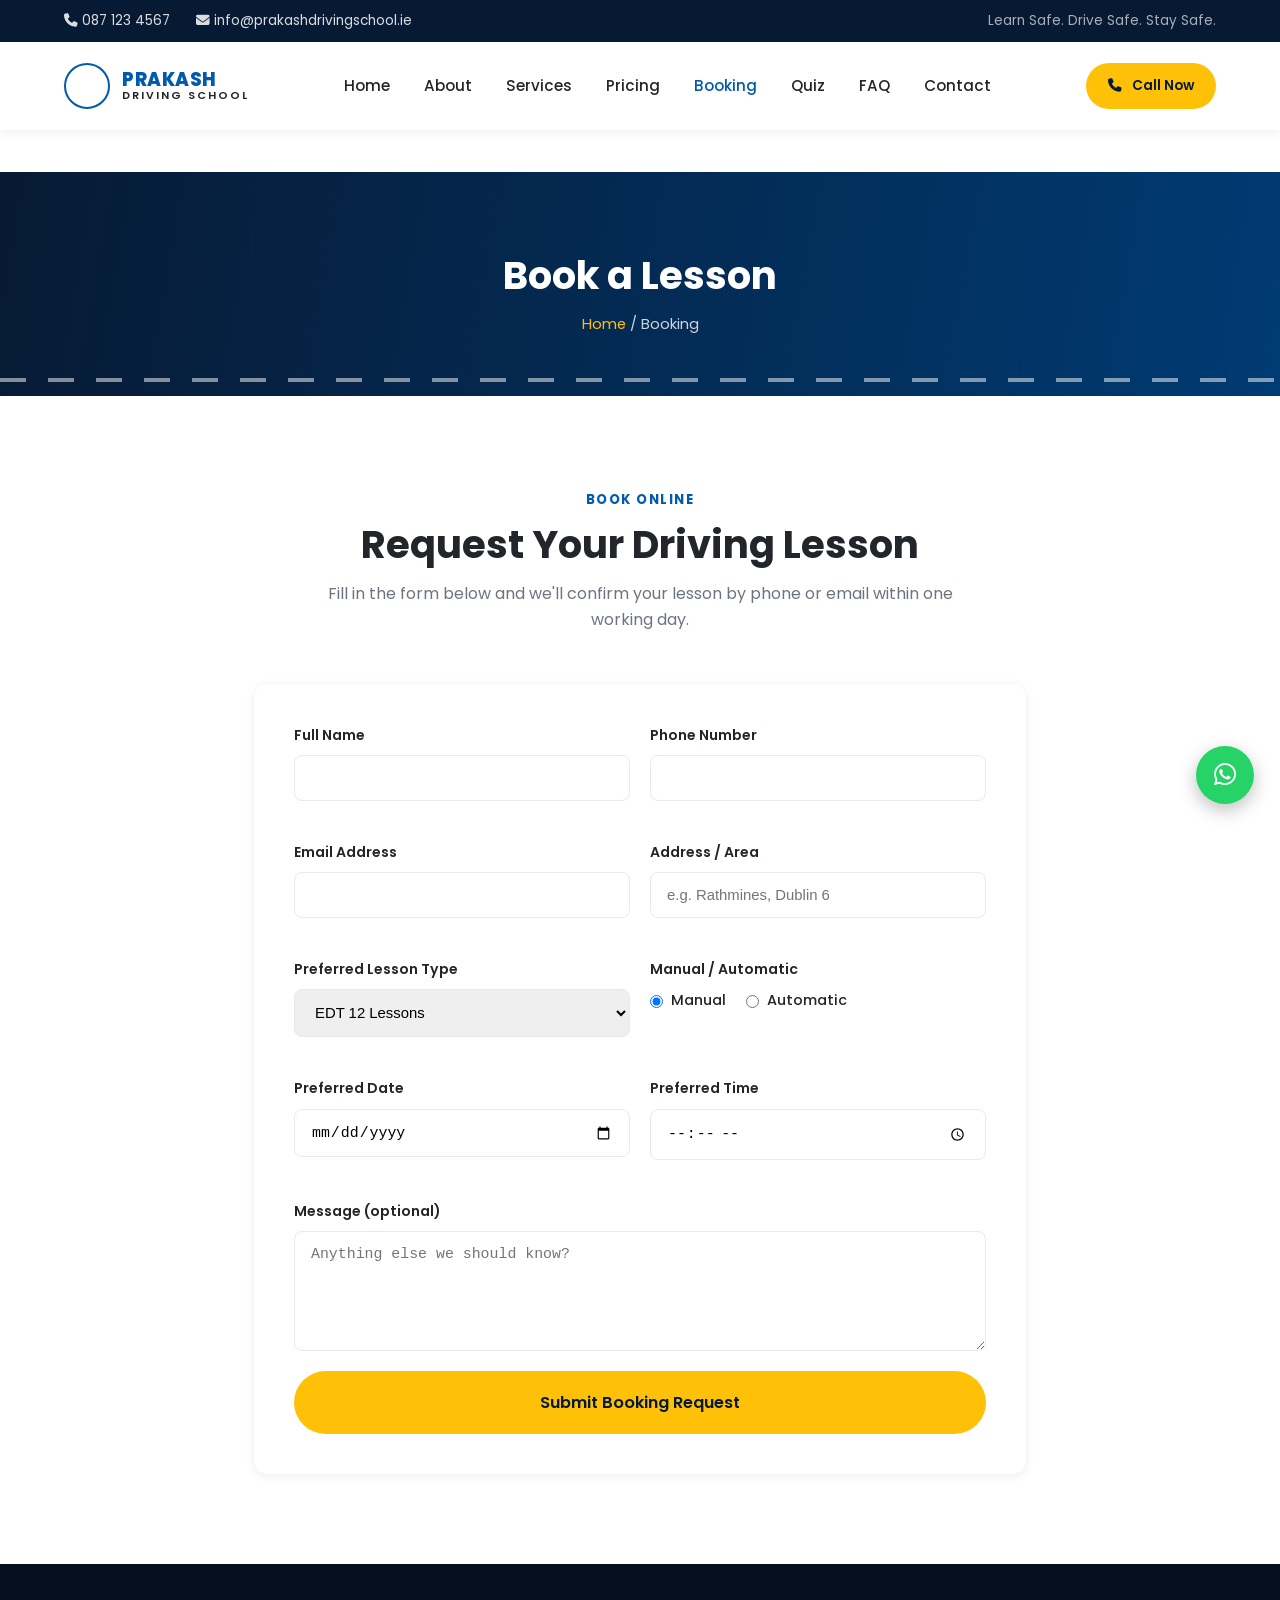
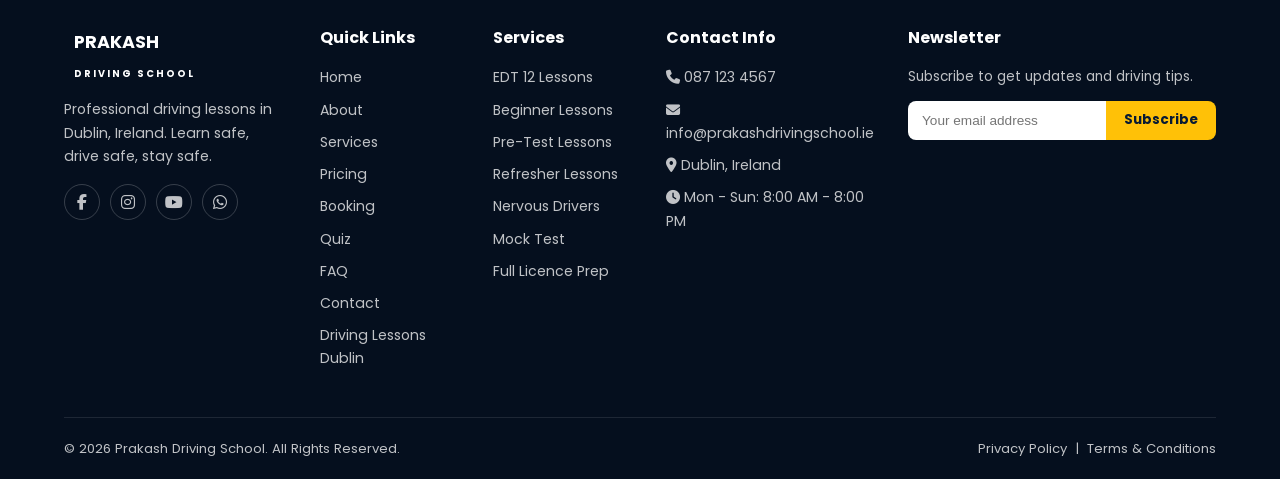
<file: booking.html>
<!DOCTYPE html>
<html lang="en-IE">
<head>
<meta charset="UTF-8">
    <meta name="viewport" content="width=device-width, initial-scale=1.0">
    <!-- PAGE TITLE: shown in the browser tab and as the clickable headline in Google search results -->
    <title>Book a Driving Lesson in Dublin | Prakash Driving School</title>
    <!-- META DESCRIPTION: the grey summary text shown under the title in Google search results -->
    <meta name="description" content="Request your driving lesson online with Prakash Driving School, Dublin. Choose EDT, pre-test, refresher or beginner lessons in manual or automatic.">
    <meta name="keywords" content="book driving lesson dublin, driving lesson booking ireland">
    <meta name="author" content="Prakash Driving School">
    <!-- CANONICAL URL: tells search engines the "official" address of this page (EDIT SITE_URL in build2.py once live) -->
    <link rel="canonical" href="https://www.prakashdrivingschool.ie/booking.html">

    <!-- OPEN GRAPH TAGS: control how this page looks when shared on Facebook/LinkedIn/WhatsApp -->
    <meta property="og:type" content="website">
    <meta property="og:title" content="Book a Driving Lesson in Dublin | Prakash Driving School">
    <meta property="og:description" content="Request your driving lesson online with Prakash Driving School, Dublin. Choose EDT, pre-test, refresher or beginner lessons in manual or automatic.">
    <meta property="og:url" content="https://www.prakashdrivingschool.ie/booking.html">
    <meta property="og:image" content="https://www.prakashdrivingschool.ie/images/og-image.jpg">
    <meta property="og:locale" content="en_IE">

    <!-- TWITTER CARD TAGS: control how this page looks when shared on Twitter/X -->
    <meta name="twitter:card" content="summary_large_image">
    <meta name="twitter:title" content="Book a Driving Lesson in Dublin | Prakash Driving School">
    <meta name="twitter:description" content="Request your driving lesson online with Prakash Driving School, Dublin. Choose EDT, pre-test, refresher or beginner lessons in manual or automatic.">
    <meta name="twitter:image" content="https://www.prakashdrivingschool.ie/images/og-image.jpg">

    <!-- FAVICON: small browser-tab icon, replace files inside /favicon to change it -->
    <link rel="icon" type="image/png" href="favicon/favicon-32.png">

    <!-- GOOGLE FONT: Poppins, used everywhere via --font-main in css/style.css -->
    <link rel="preconnect" href="https://fonts.googleapis.com">
    <link rel="preconnect" href="https://fonts.gstatic.com" crossorigin>
    <link href="https://fonts.googleapis.com/css2?family=Poppins:wght@400;500;600;700;800&display=swap" rel="stylesheet">

    <!-- FONT AWESOME: icon library (car, phone, WhatsApp, star icons, etc.) -->
    <link rel="stylesheet" href="https://cdnjs.cloudflare.com/ajax/libs/font-awesome/6.5.1/css/all.min.css">

    <!-- OUR STYLESHEETS: main styles, then responsive/mobile overrides -->
    <link rel="stylesheet" href="css/style.css">
    <link rel="stylesheet" href="css/responsive.css">

    <!-- SCHEMA.ORG STRUCTURED DATA: helps Google understand this is a local driving school business -->
    <script type="application/ld+json">
    {
      "@context": "https://schema.org",
      "@type": "LocalBusiness",
      "name": "Prakash Driving School",
      "image": "https://www.prakashdrivingschool.ie/images/og-image.jpg",
      "telephone": "+353871234567",
      "email": "info@prakashdrivingschool.ie",
      "url": "https://www.prakashdrivingschool.ie/",
      "priceRange": "€€",
      "address": {
        "@type": "PostalAddress",
        "addressLocality": "Dublin",
        "addressCountry": "IE"
      },
      "areaServed": "Dublin, Ireland",
      "openingHours": "Mo-Sa 08:00-20:00"
    }
    </script>
</head>
<body>
    <!-- Page loader: full-screen spinner shown briefly while the page loads -->
    <div class="page-loader" id="page-loader"><div class="loader-spinner"></div></div>

    <!-- Topbar: quick contact details, hidden on small phones via responsive.css -->
    <div class="topbar">
        <div class="container">
            <div class="topbar-left">
                <a href="tel:+353871234567"><i class="fa-solid fa-phone"></i> 087 123 4567</a>
                <a href="mailto:info@prakashdrivingschool.ie"><i class="fa-solid fa-envelope"></i> info@prakashdrivingschool.ie</a>
            </div>
            <div class="topbar-right">Learn Safe. Drive Safe. Stay Safe.</div>
        </div>
    </div>

    <!-- Header: sticky logo + navigation, stays pinned to the top while scrolling -->
    <header class="site-header">
        <div class="container">
            <!-- LOGO: steering-wheel icon + two-line "PRAKASH / DRIVING SCHOOL" text -->
            <a href="index.html" class="logo">
                <span class="logo-icon"><i class="fa-solid fa-wheel"></i></span>
                <span class="logo-text">
                    <span class="l1">PRAKASH</span>
                    <span class="l2">DRIVING SCHOOL</span>
                </span>
            </a>
            <!-- MAIN NAV: turns into a slide-down mobile menu below 900px width (see responsive.css) -->
            <nav class="main-nav" id="main-nav">
                <a href="index.html" class="">Home</a>
                <a href="about.html" class="">About</a>
                <a href="services.html" class="">Services</a>
                <a href="pricing.html" class="">Pricing</a>
                <a href="booking.html" class="active">Booking</a>
                <a href="quiz.html" class="">Quiz</a>
                <a href="faq.html" class="">FAQ</a>
                <a href="contact.html" class="">Contact</a>
            </nav>
            <div class="header-actions">
                <!-- CALL NOW BUTTON: EDIT the phone number in build2.py (PHONE_TEL / PHONE_DISPLAY) to update everywhere -->
                <a href="tel:+353871234567" class="btn btn-yellow btn-sm btn-lg-desktop"><i class="fa-solid fa-phone"></i> Call Now</a>
                <!-- HAMBURGER: only visible on mobile/tablet widths -->
                <button class="hamburger" id="hamburger" aria-label="Toggle menu">
                    <span></span><span></span><span></span>
                </button>
            </div>
        </div>
    </header>

<!-- Page Hero: short navy banner shown at the top of every inner page -->
    <section class="page-hero">
        <div class="container">
            <h1>Book a Lesson</h1>
            <div class="breadcrumb"><a href="index.html">Home</a> / Booking</div>
        </div>
        <!-- Background car animation: dashed road + car silhouette driving left-to-right on a loop -->
                <div class="road-lane"></div>
                <div class="car-drive" aria-hidden="true">
                    <svg viewBox="0 0 120 50" xmlns="http://www.w3.org/2000/svg">
                        <!-- car body -->
                        <path d="M8 34 L14 18 Q18 12 28 12 L78 12 Q86 12 90 18 L100 30 L112 32 Q116 33 116 37 L116 40 L4 40 L4 37 Q4 35 8 34 Z" fill="#FFC107"/>
                        <!-- window cutout -->
                        <path d="M30 16 L74 16 Q80 16 84 22 L88 28 L34 28 Z" fill="#071A34" opacity="0.85"/>
                        <!-- rear wheel -->
                        <circle cx="28" cy="41" r="7" fill="#071A34"/><circle cx="28" cy="41" r="3" fill="#FFC107"/>
                        <!-- front wheel -->
                        <circle cx="92" cy="41" r="7" fill="#071A34"/><circle cx="92" cy="41" r="3" fill="#FFC107"/>
                        <!-- headlight -->
                        <circle cx="111" cy="33" r="2.4" fill="#ffffff"/>
                    </svg>
                </div>
    </section>

    <!-- Booking Section: online lesson request form (no backend - see js/script.js for how to connect one) -->
    <section class="section">
        <div class="container" style="max-width:820px;">
            <div class="section-title reveal">
                <span class="eyebrow">Book Online</span>
                <h2>Request Your Driving Lesson</h2>
                <p>Fill in the form below and we'll confirm your lesson by phone or email within one working day.</p>
            </div>
            <div class="form-card reveal">
                <!--
                    NO BACKEND YET: this form currently just shows a green success
                    message via js/script.js (see the comments in that file for how
                    to connect FormSubmit, EmailJS, or Netlify Forms).
                -->
                <div class="form-success">Thank you! Your booking request has been received - we'll be in touch shortly to confirm.</div>
                <form id="booking-form">
                    <div class="form-grid">
                        <div class="form-group">
                            <label for="b-name">Full Name</label>
                            <input type="text" id="b-name" name="name" required>
                        </div>
                        <div class="form-group">
                            <label for="b-phone">Phone Number</label>
                            <input type="tel" id="b-phone" name="phone" required>
                        </div>
                        <div class="form-group">
                            <label for="b-email">Email Address</label>
                            <input type="email" id="b-email" name="email" required>
                        </div>
                        <div class="form-group">
                            <label for="b-address">Address / Area</label>
                            <input type="text" id="b-address" name="address" placeholder="e.g. Rathmines, Dublin 6" required>
                        </div>
                        <div class="form-group">
                            <label for="b-lesson-type">Preferred Lesson Type</label>
                            <select id="b-lesson-type" name="lesson_type">
                                <option>EDT 12 Lessons</option>
                                <option>Beginner Lessons</option>
                                <option>Pre-Test Lessons</option>
                                <option>Refresher Lessons</option>
                                <option>Nervous Drivers</option>
                                <option>Mock Test</option>
                                <option>Full Licence Prep</option>
                            </select>
                        </div>
                        <div class="form-group">
                            <label>Manual / Automatic</label>
                            <div class="radio-group">
                                <label><input type="radio" name="car_type" value="Manual" checked> Manual</label>
                                <label><input type="radio" name="car_type" value="Automatic"> Automatic</label>
                            </div>
                        </div>
                        <div class="form-group">
                            <label for="b-date">Preferred Date</label>
                            <input type="date" id="b-date" name="date">
                        </div>
                        <div class="form-group">
                            <label for="b-time">Preferred Time</label>
                            <input type="time" id="b-time" name="time">
                        </div>
                        <div class="form-group full">
                            <label for="b-message">Message (optional)</label>
                            <textarea id="b-message" name="message" placeholder="Anything else we should know?"></textarea>
                        </div>
                        <!-- Honeypot spam-trap field: real visitors never see or fill this in -->
                        <input type="text" name="_honey" class="hp-field" tabindex="-1" autocomplete="off">
                    </div>
                    <button type="submit" class="btn btn-yellow btn-block btn-lg">Submit Booking Request</button>
                </form>
            </div>
        </div>
    </section>


    <!-- Footer: brand + quick links + services + contact info + newsletter -->
    <footer class="site-footer">
        <div class="container">
            <div class="footer-grid">
                <div class="footer-col">
                    <div class="footer-logo">
                        <span class="logo-icon"><i class="fa-solid fa-wheel"></i></span>
                        <span>PRAKASH<br><small style="font-size:.6rem;letter-spacing:2px;">DRIVING SCHOOL</small></span>
                    </div>
                    <p class="footer-desc">Professional driving lessons in Dublin, Ireland. Learn safe, drive safe, stay safe.</p>
                    <div class="footer-social">
                        <a href="#" aria-label="Facebook"><i class="fa-brands fa-facebook-f"></i></a>
                        <a href="#" aria-label="Instagram"><i class="fa-brands fa-instagram"></i></a>
                        <a href="#" aria-label="YouTube"><i class="fa-brands fa-youtube"></i></a>
                        <a href="https://wa.me/353871234567" aria-label="WhatsApp"><i class="fa-brands fa-whatsapp"></i></a>
                    </div>
                </div>
                <div class="footer-col">
                    <h4>Quick Links</h4>
                    <ul>
                        <li><a href="index.html">Home</a></li>
                        <li><a href="about.html">About</a></li>
                        <li><a href="services.html">Services</a></li>
                        <li><a href="pricing.html">Pricing</a></li>
                        <li><a href="booking.html">Booking</a></li>
                        <li><a href="quiz.html">Quiz</a></li>
                        <li><a href="faq.html">FAQ</a></li>
                        <li><a href="contact.html">Contact</a></li>
                        <!-- SEO landing page: kept out of the main nav on purpose, linked here for search engines + visitors -->
                        <li><a href="driving-lessons-dublin.html">Driving Lessons Dublin</a></li>
                    </ul>
                </div>
                <div class="footer-col">
                    <h4>Services</h4>
                    <ul>
                        <li><a href="services.html">EDT 12 Lessons</a></li>
                        <li><a href="services.html">Beginner Lessons</a></li>
                        <li><a href="services.html">Pre-Test Lessons</a></li>
                        <li><a href="services.html">Refresher Lessons</a></li>
                        <li><a href="services.html">Nervous Drivers</a></li>
                        <li><a href="services.html">Mock Test</a></li>
                        <li><a href="services.html">Full Licence Prep</a></li>
                    </ul>
                </div>
                <div class="footer-col">
                    <h4>Contact Info</h4>
                    <ul>
                        <!-- EDIT CONTACT DETAILS HERE (also update TOPBAR / header() in build2.py) -->
                        <li><i class="fa-solid fa-phone"></i> 087 123 4567</li>
                        <li><i class="fa-solid fa-envelope"></i> info@prakashdrivingschool.ie</li>
                        <li><i class="fa-solid fa-location-dot"></i> Dublin, Ireland</li>
                        <li><i class="fa-solid fa-clock"></i> Mon - Sun: 8:00 AM - 8:00 PM</li>
                    </ul>
                </div>
                <div class="footer-col">
                    <h4>Newsletter</h4>
                    <p style="font-size:.85rem;margin-bottom:12px;">Subscribe to get updates and driving tips.</p>
                    <form id="newsletter-form">
                        <div class="newsletter-form">
                            <input type="email" placeholder="Your email address" required aria-label="Email address">
                            <button type="submit">Subscribe</button>
                        </div>
                        <div class="form-success" style="margin-top:12px;">Thanks for subscribing!</div>
                    </form>
                </div>
            </div>
            <div class="footer-bottom">
                <div>&copy; <span class="current-year"></span> Prakash Driving School. All Rights Reserved.</div>
                <div><a href="privacy.html">Privacy Policy</a> &nbsp;|&nbsp; <a href="terms.html">Terms &amp; Conditions</a></div>
            </div>
        </div>
    </footer>

    <!-- Floating WhatsApp button: CHANGE WHATSAPP NUMBER HERE by editing WHATSAPP_NUMBER in build2.py -->
    <a href="https://wa.me/353871234567" class="whatsapp-float" target="_blank" rel="noopener" aria-label="Chat on WhatsApp">
        <i class="fa-brands fa-whatsapp"></i>
        <span class="wa-tooltip">Chat on WhatsApp</span>
    </a>
    <!-- Back to top button: hidden until the visitor scrolls down (see script.js) -->
    <button class="back-to-top" id="back-to-top" aria-label="Back to top"><i class="fa-solid fa-arrow-up"></i></button>

    <!-- JavaScript: no libraries, just our own two files -->
    <script src="js/script.js"></script>
    
</body>
</html>
</file>
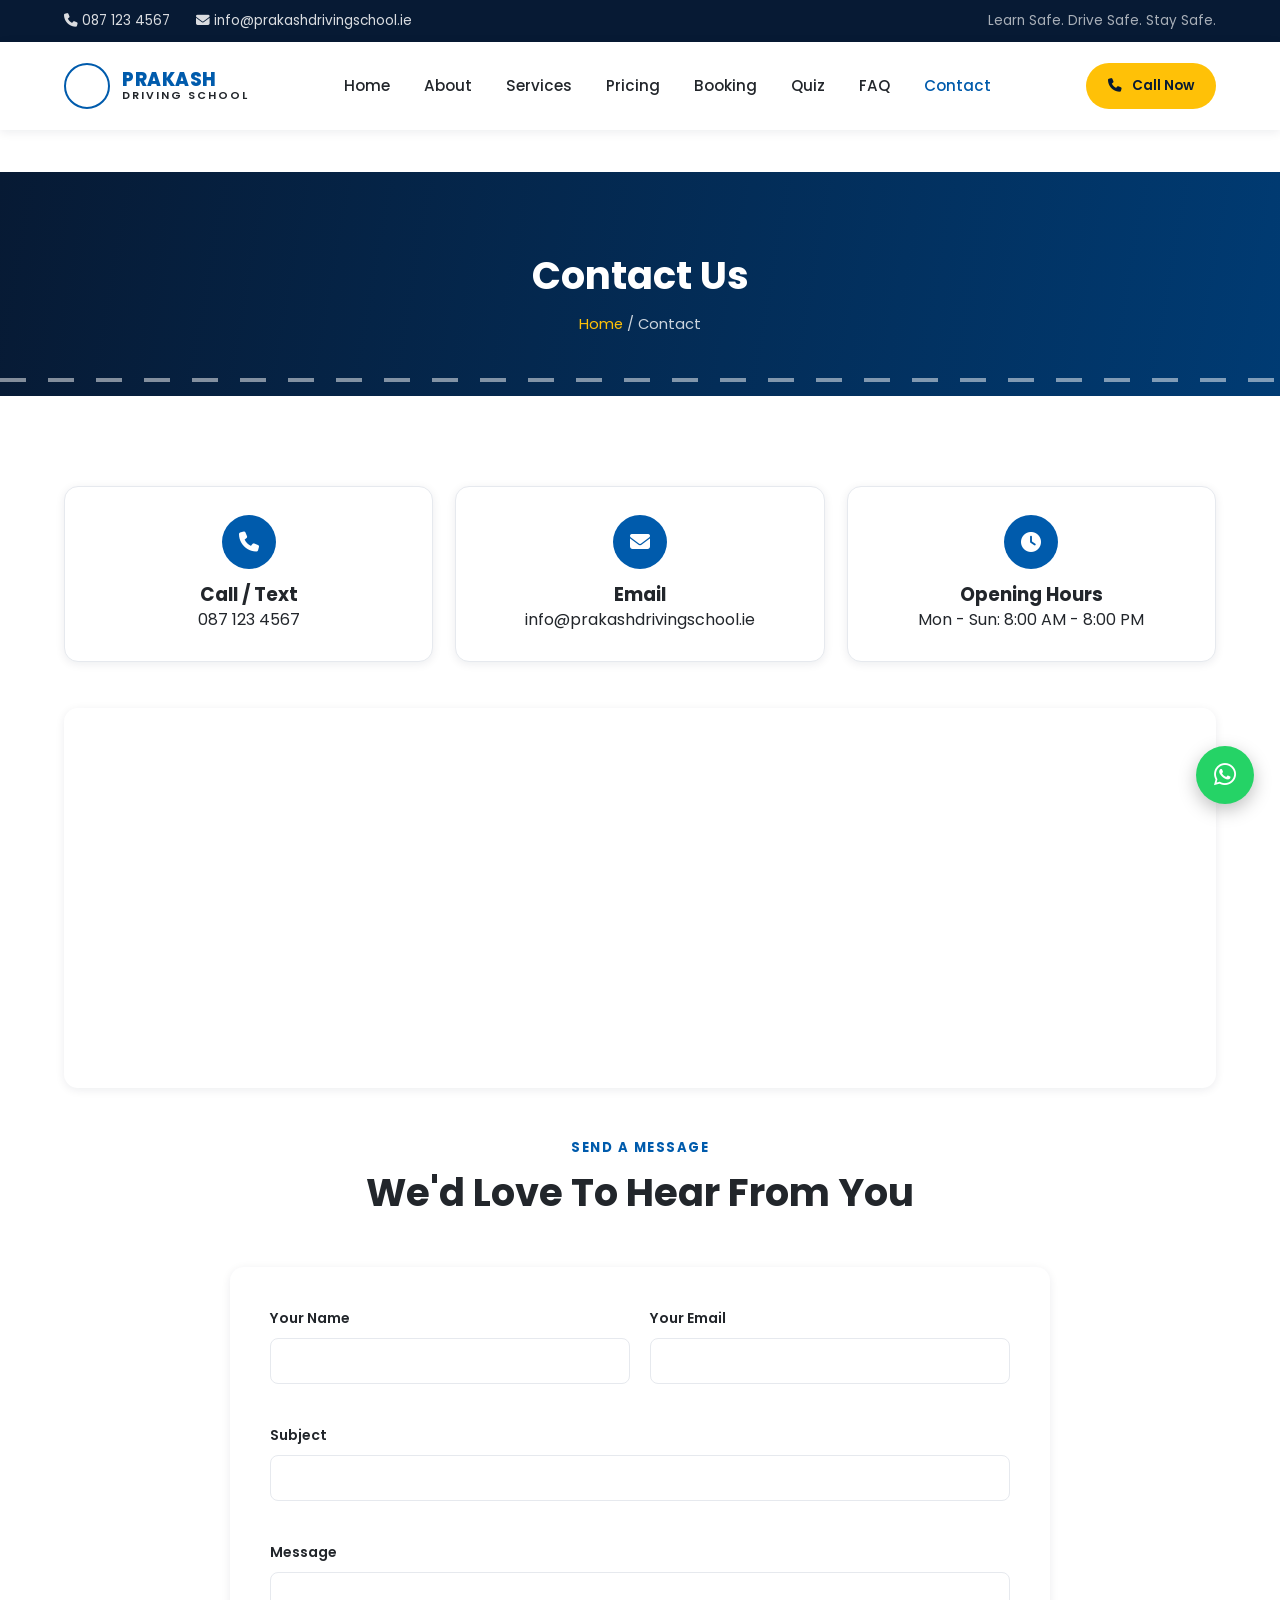
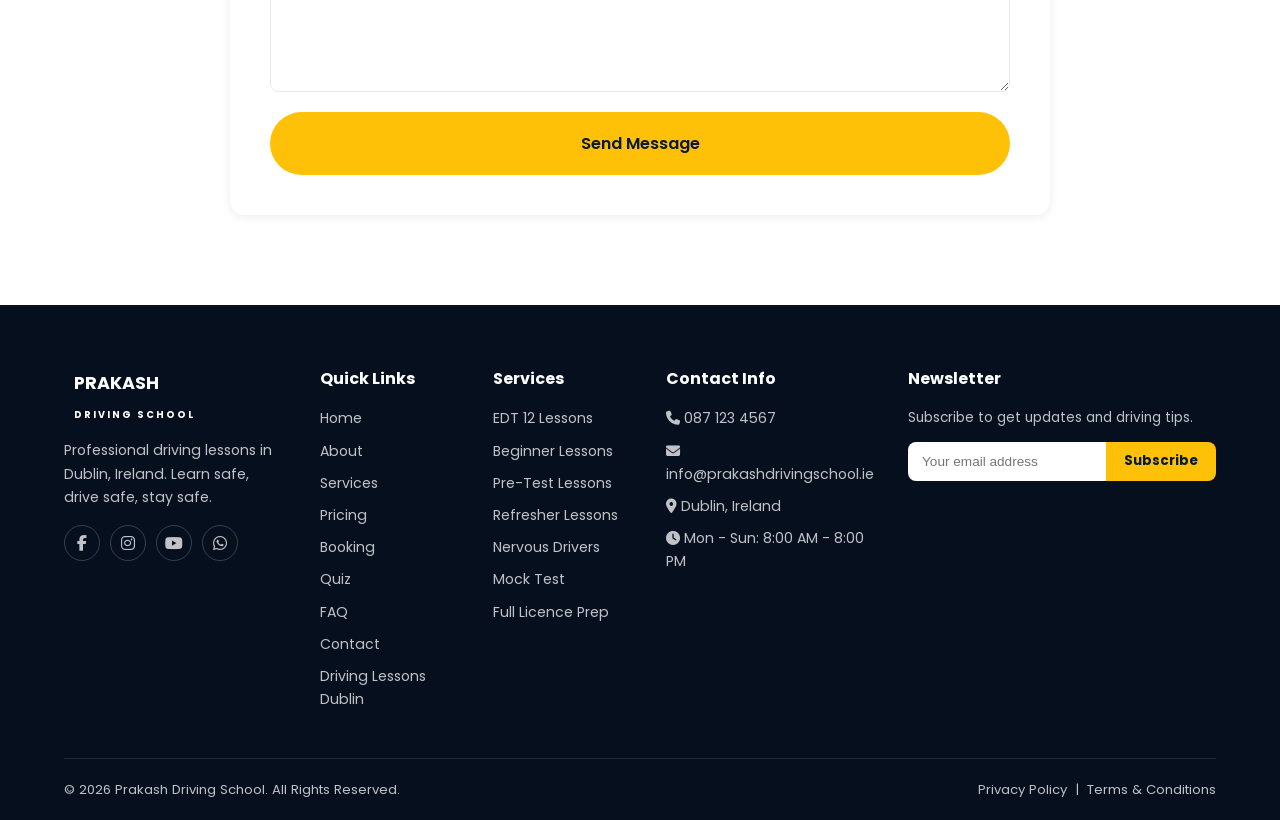
<file: contact.html>
<!DOCTYPE html>
<html lang="en-IE">
<head>
<meta charset="UTF-8">
    <meta name="viewport" content="width=device-width, initial-scale=1.0">
    <!-- PAGE TITLE: shown in the browser tab and as the clickable headline in Google search results -->
    <title>Contact Prakash Driving School | Dublin, Ireland</title>
    <!-- META DESCRIPTION: the grey summary text shown under the title in Google search results -->
    <meta name="description" content="Get in touch with Prakash Driving School in Dublin by phone, email, or WhatsApp. Send a message or check availability for driving lessons.">
    <meta name="keywords" content="contact driving school dublin, prakash driving school phone number">
    <meta name="author" content="Prakash Driving School">
    <!-- CANONICAL URL: tells search engines the "official" address of this page (EDIT SITE_URL in build2.py once live) -->
    <link rel="canonical" href="https://www.prakashdrivingschool.ie/contact.html">

    <!-- OPEN GRAPH TAGS: control how this page looks when shared on Facebook/LinkedIn/WhatsApp -->
    <meta property="og:type" content="website">
    <meta property="og:title" content="Contact Prakash Driving School | Dublin, Ireland">
    <meta property="og:description" content="Get in touch with Prakash Driving School in Dublin by phone, email, or WhatsApp. Send a message or check availability for driving lessons.">
    <meta property="og:url" content="https://www.prakashdrivingschool.ie/contact.html">
    <meta property="og:image" content="https://www.prakashdrivingschool.ie/images/og-image.jpg">
    <meta property="og:locale" content="en_IE">

    <!-- TWITTER CARD TAGS: control how this page looks when shared on Twitter/X -->
    <meta name="twitter:card" content="summary_large_image">
    <meta name="twitter:title" content="Contact Prakash Driving School | Dublin, Ireland">
    <meta name="twitter:description" content="Get in touch with Prakash Driving School in Dublin by phone, email, or WhatsApp. Send a message or check availability for driving lessons.">
    <meta name="twitter:image" content="https://www.prakashdrivingschool.ie/images/og-image.jpg">

    <!-- FAVICON: small browser-tab icon, replace files inside /favicon to change it -->
    <link rel="icon" type="image/png" href="favicon/favicon-32.png">

    <!-- GOOGLE FONT: Poppins, used everywhere via --font-main in css/style.css -->
    <link rel="preconnect" href="https://fonts.googleapis.com">
    <link rel="preconnect" href="https://fonts.gstatic.com" crossorigin>
    <link href="https://fonts.googleapis.com/css2?family=Poppins:wght@400;500;600;700;800&display=swap" rel="stylesheet">

    <!-- FONT AWESOME: icon library (car, phone, WhatsApp, star icons, etc.) -->
    <link rel="stylesheet" href="https://cdnjs.cloudflare.com/ajax/libs/font-awesome/6.5.1/css/all.min.css">

    <!-- OUR STYLESHEETS: main styles, then responsive/mobile overrides -->
    <link rel="stylesheet" href="css/style.css">
    <link rel="stylesheet" href="css/responsive.css">

    <!-- SCHEMA.ORG STRUCTURED DATA: helps Google understand this is a local driving school business -->
    <script type="application/ld+json">
    {
      "@context": "https://schema.org",
      "@type": "LocalBusiness",
      "name": "Prakash Driving School",
      "image": "https://www.prakashdrivingschool.ie/images/og-image.jpg",
      "telephone": "+353871234567",
      "email": "info@prakashdrivingschool.ie",
      "url": "https://www.prakashdrivingschool.ie/",
      "priceRange": "€€",
      "address": {
        "@type": "PostalAddress",
        "addressLocality": "Dublin",
        "addressCountry": "IE"
      },
      "areaServed": "Dublin, Ireland",
      "openingHours": "Mo-Sa 08:00-20:00"
    }
    </script>
</head>
<body>
    <!-- Page loader: full-screen spinner shown briefly while the page loads -->
    <div class="page-loader" id="page-loader"><div class="loader-spinner"></div></div>

    <!-- Topbar: quick contact details, hidden on small phones via responsive.css -->
    <div class="topbar">
        <div class="container">
            <div class="topbar-left">
                <a href="tel:+353871234567"><i class="fa-solid fa-phone"></i> 087 123 4567</a>
                <a href="mailto:info@prakashdrivingschool.ie"><i class="fa-solid fa-envelope"></i> info@prakashdrivingschool.ie</a>
            </div>
            <div class="topbar-right">Learn Safe. Drive Safe. Stay Safe.</div>
        </div>
    </div>

    <!-- Header: sticky logo + navigation, stays pinned to the top while scrolling -->
    <header class="site-header">
        <div class="container">
            <!-- LOGO: steering-wheel icon + two-line "PRAKASH / DRIVING SCHOOL" text -->
            <a href="index.html" class="logo">
                <span class="logo-icon"><i class="fa-solid fa-wheel"></i></span>
                <span class="logo-text">
                    <span class="l1">PRAKASH</span>
                    <span class="l2">DRIVING SCHOOL</span>
                </span>
            </a>
            <!-- MAIN NAV: turns into a slide-down mobile menu below 900px width (see responsive.css) -->
            <nav class="main-nav" id="main-nav">
                <a href="index.html" class="">Home</a>
                <a href="about.html" class="">About</a>
                <a href="services.html" class="">Services</a>
                <a href="pricing.html" class="">Pricing</a>
                <a href="booking.html" class="">Booking</a>
                <a href="quiz.html" class="">Quiz</a>
                <a href="faq.html" class="">FAQ</a>
                <a href="contact.html" class="active">Contact</a>
            </nav>
            <div class="header-actions">
                <!-- CALL NOW BUTTON: EDIT the phone number in build2.py (PHONE_TEL / PHONE_DISPLAY) to update everywhere -->
                <a href="tel:+353871234567" class="btn btn-yellow btn-sm btn-lg-desktop"><i class="fa-solid fa-phone"></i> Call Now</a>
                <!-- HAMBURGER: only visible on mobile/tablet widths -->
                <button class="hamburger" id="hamburger" aria-label="Toggle menu">
                    <span></span><span></span><span></span>
                </button>
            </div>
        </div>
    </header>

<!-- Page Hero: short navy banner shown at the top of every inner page -->
    <section class="page-hero">
        <div class="container">
            <h1>Contact Us</h1>
            <div class="breadcrumb"><a href="index.html">Home</a> / Contact</div>
        </div>
        <!-- Background car animation: dashed road + car silhouette driving left-to-right on a loop -->
                <div class="road-lane"></div>
                <div class="car-drive" aria-hidden="true">
                    <svg viewBox="0 0 120 50" xmlns="http://www.w3.org/2000/svg">
                        <!-- car body -->
                        <path d="M8 34 L14 18 Q18 12 28 12 L78 12 Q86 12 90 18 L100 30 L112 32 Q116 33 116 37 L116 40 L4 40 L4 37 Q4 35 8 34 Z" fill="#FFC107"/>
                        <!-- window cutout -->
                        <path d="M30 16 L74 16 Q80 16 84 22 L88 28 L34 28 Z" fill="#071A34" opacity="0.85"/>
                        <!-- rear wheel -->
                        <circle cx="28" cy="41" r="7" fill="#071A34"/><circle cx="28" cy="41" r="3" fill="#FFC107"/>
                        <!-- front wheel -->
                        <circle cx="92" cy="41" r="7" fill="#071A34"/><circle cx="92" cy="41" r="3" fill="#FFC107"/>
                        <!-- headlight -->
                        <circle cx="111" cy="33" r="2.4" fill="#ffffff"/>
                    </svg>
                </div>
    </section>

    <!-- Contact Section: info cards, map, business hours, and a contact form -->
    <section class="section">
        <div class="container">
            <div class="contact-info-grid">
                <div class="contact-info-card reveal">
                    <i class="fa-solid fa-phone"></i>
                    <h3>Call / Text</h3>
                    <!-- EDIT PHONE NUMBER HERE (also update PHONE_TEL/PHONE_DISPLAY in build2.py) -->
                    <p>087 123 4567</p>
                </div>
                <div class="contact-info-card reveal">
                    <i class="fa-solid fa-envelope"></i>
                    <h3>Email</h3>
                    <!-- EDIT EMAIL ADDRESS HERE (also update EMAIL in build2.py) -->
                    <p>info@prakashdrivingschool.ie</p>
                </div>
                <div class="contact-info-card reveal">
                    <i class="fa-solid fa-clock"></i>
                    <h3>Opening Hours</h3>
                    <p>Mon - Sun: 8:00 AM - 8:00 PM</p>
                </div>
            </div>

            <!-- Map placeholder: EDIT the src="" below with your real Google Maps embed link once you have a fixed address -->
            <div class="map-wrap reveal">
                <iframe src="https://www.google.com/maps/embed?pb=!1m18!1m12!1m3!1d152140!2d-6.372!3d53.349!2m3!1f0!2f0!3f0!3m2!1i1024!2i768!4f13.1!3m3!1m2!1s0x0%3A0x0!2sDublin%2C+Ireland!5e0!3m2!1sen!2sie!4v1"
                        loading="lazy" allowfullscreen title="Prakash Driving School - Dublin area map"></iframe>
            </div>

            <div class="section-title reveal">
                <span class="eyebrow">Send a Message</span>
                <h2>We'd Love To Hear From You</h2>
            </div>
            <div class="form-card reveal" style="max-width:820px;margin:0 auto;">
                <!-- NO BACKEND YET: see js/script.js comments for connecting FormSubmit / EmailJS / Netlify Forms -->
                <div class="form-success">Thanks for your message! We'll get back to you within one working day.</div>
                <form id="contact-form">
                    <div class="form-grid">
                        <div class="form-group">
                            <label for="c-name">Your Name</label>
                            <input type="text" id="c-name" name="name" required>
                        </div>
                        <div class="form-group">
                            <label for="c-email">Your Email</label>
                            <input type="email" id="c-email" name="email" required>
                        </div>
                        <div class="form-group full">
                            <label for="c-subject">Subject</label>
                            <input type="text" id="c-subject" name="subject">
                        </div>
                        <div class="form-group full">
                            <label for="c-message">Message</label>
                            <textarea id="c-message" name="message" required></textarea>
                        </div>
                        <input type="text" name="_honey" class="hp-field" tabindex="-1" autocomplete="off">
                    </div>
                    <button type="submit" class="btn btn-yellow btn-block btn-lg">Send Message</button>
                </form>
            </div>
        </div>
    </section>


    <!-- Footer: brand + quick links + services + contact info + newsletter -->
    <footer class="site-footer">
        <div class="container">
            <div class="footer-grid">
                <div class="footer-col">
                    <div class="footer-logo">
                        <span class="logo-icon"><i class="fa-solid fa-wheel"></i></span>
                        <span>PRAKASH<br><small style="font-size:.6rem;letter-spacing:2px;">DRIVING SCHOOL</small></span>
                    </div>
                    <p class="footer-desc">Professional driving lessons in Dublin, Ireland. Learn safe, drive safe, stay safe.</p>
                    <div class="footer-social">
                        <a href="#" aria-label="Facebook"><i class="fa-brands fa-facebook-f"></i></a>
                        <a href="#" aria-label="Instagram"><i class="fa-brands fa-instagram"></i></a>
                        <a href="#" aria-label="YouTube"><i class="fa-brands fa-youtube"></i></a>
                        <a href="https://wa.me/353871234567" aria-label="WhatsApp"><i class="fa-brands fa-whatsapp"></i></a>
                    </div>
                </div>
                <div class="footer-col">
                    <h4>Quick Links</h4>
                    <ul>
                        <li><a href="index.html">Home</a></li>
                        <li><a href="about.html">About</a></li>
                        <li><a href="services.html">Services</a></li>
                        <li><a href="pricing.html">Pricing</a></li>
                        <li><a href="booking.html">Booking</a></li>
                        <li><a href="quiz.html">Quiz</a></li>
                        <li><a href="faq.html">FAQ</a></li>
                        <li><a href="contact.html">Contact</a></li>
                        <!-- SEO landing page: kept out of the main nav on purpose, linked here for search engines + visitors -->
                        <li><a href="driving-lessons-dublin.html">Driving Lessons Dublin</a></li>
                    </ul>
                </div>
                <div class="footer-col">
                    <h4>Services</h4>
                    <ul>
                        <li><a href="services.html">EDT 12 Lessons</a></li>
                        <li><a href="services.html">Beginner Lessons</a></li>
                        <li><a href="services.html">Pre-Test Lessons</a></li>
                        <li><a href="services.html">Refresher Lessons</a></li>
                        <li><a href="services.html">Nervous Drivers</a></li>
                        <li><a href="services.html">Mock Test</a></li>
                        <li><a href="services.html">Full Licence Prep</a></li>
                    </ul>
                </div>
                <div class="footer-col">
                    <h4>Contact Info</h4>
                    <ul>
                        <!-- EDIT CONTACT DETAILS HERE (also update TOPBAR / header() in build2.py) -->
                        <li><i class="fa-solid fa-phone"></i> 087 123 4567</li>
                        <li><i class="fa-solid fa-envelope"></i> info@prakashdrivingschool.ie</li>
                        <li><i class="fa-solid fa-location-dot"></i> Dublin, Ireland</li>
                        <li><i class="fa-solid fa-clock"></i> Mon - Sun: 8:00 AM - 8:00 PM</li>
                    </ul>
                </div>
                <div class="footer-col">
                    <h4>Newsletter</h4>
                    <p style="font-size:.85rem;margin-bottom:12px;">Subscribe to get updates and driving tips.</p>
                    <form id="newsletter-form">
                        <div class="newsletter-form">
                            <input type="email" placeholder="Your email address" required aria-label="Email address">
                            <button type="submit">Subscribe</button>
                        </div>
                        <div class="form-success" style="margin-top:12px;">Thanks for subscribing!</div>
                    </form>
                </div>
            </div>
            <div class="footer-bottom">
                <div>&copy; <span class="current-year"></span> Prakash Driving School. All Rights Reserved.</div>
                <div><a href="privacy.html">Privacy Policy</a> &nbsp;|&nbsp; <a href="terms.html">Terms &amp; Conditions</a></div>
            </div>
        </div>
    </footer>

    <!-- Floating WhatsApp button: CHANGE WHATSAPP NUMBER HERE by editing WHATSAPP_NUMBER in build2.py -->
    <a href="https://wa.me/353871234567" class="whatsapp-float" target="_blank" rel="noopener" aria-label="Chat on WhatsApp">
        <i class="fa-brands fa-whatsapp"></i>
        <span class="wa-tooltip">Chat on WhatsApp</span>
    </a>
    <!-- Back to top button: hidden until the visitor scrolls down (see script.js) -->
    <button class="back-to-top" id="back-to-top" aria-label="Back to top"><i class="fa-solid fa-arrow-up"></i></button>

    <!-- JavaScript: no libraries, just our own two files -->
    <script src="js/script.js"></script>
    
</body>
</html>
</file>
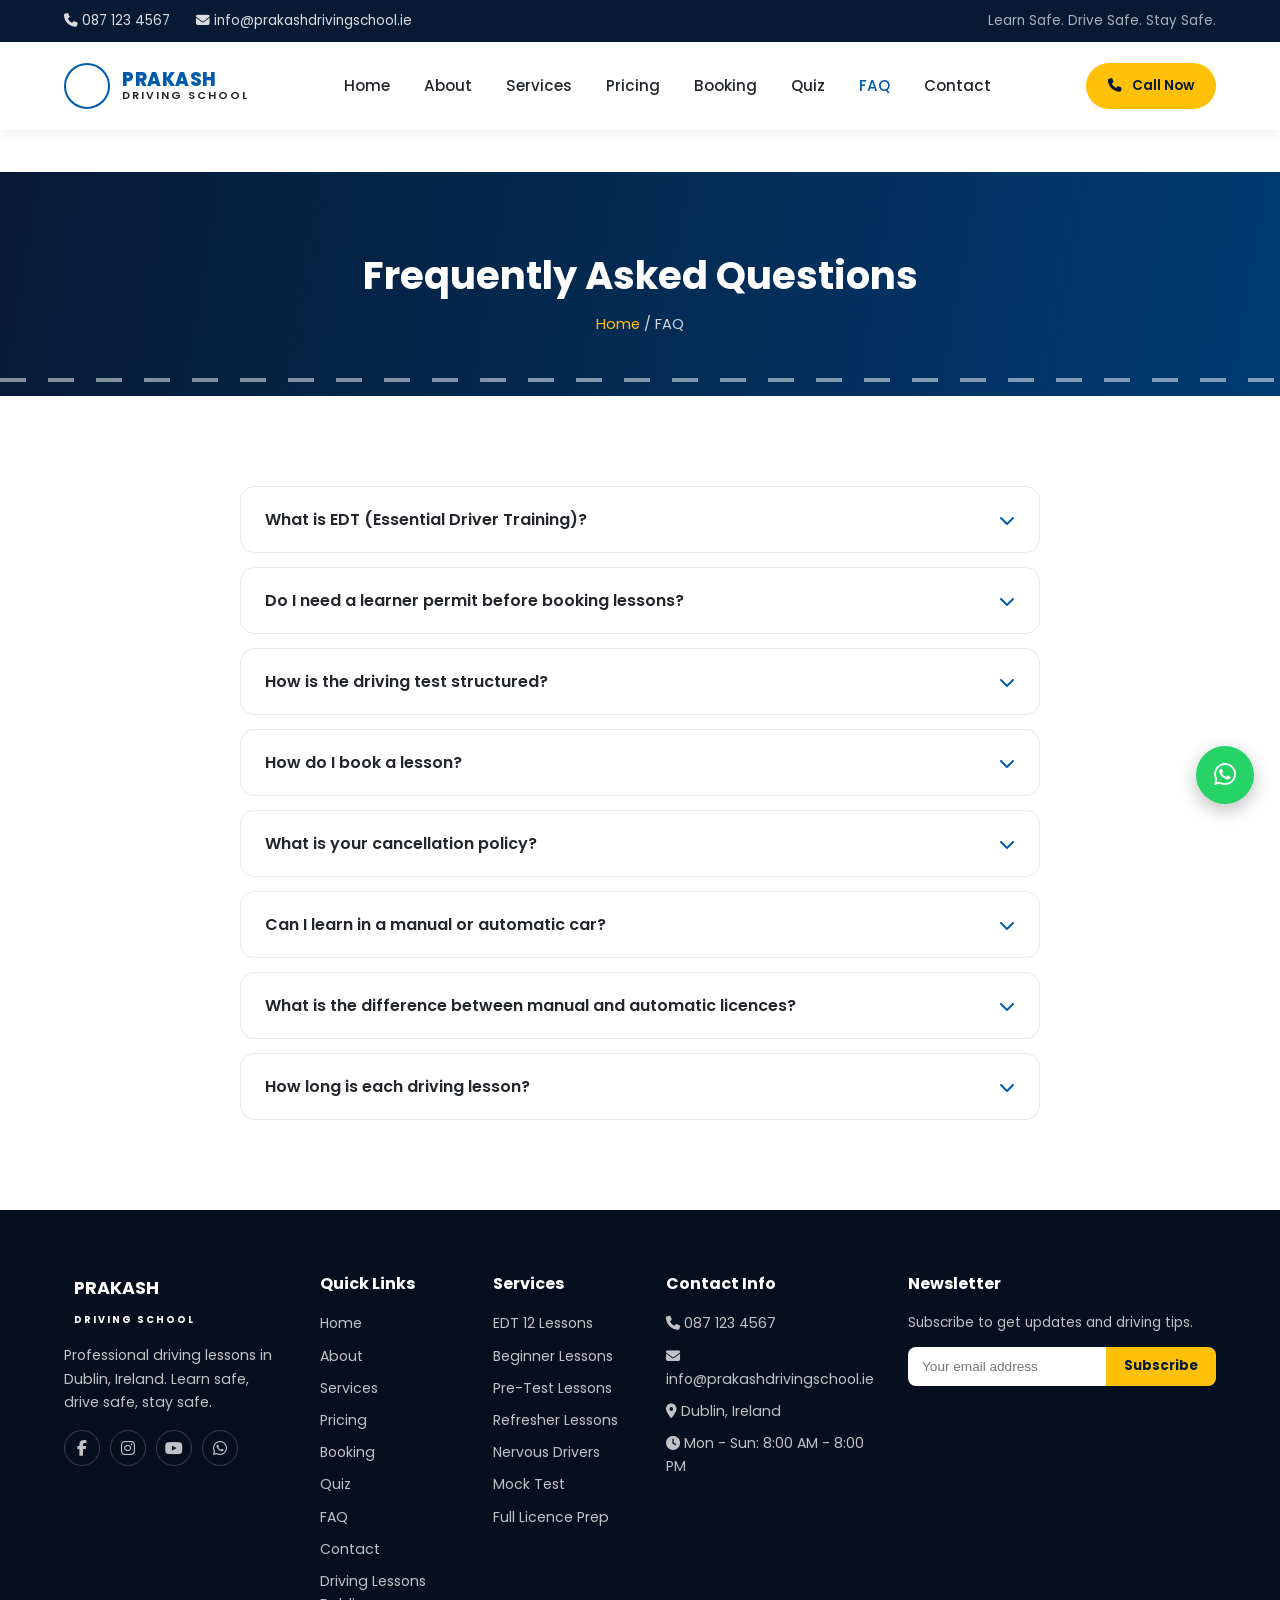
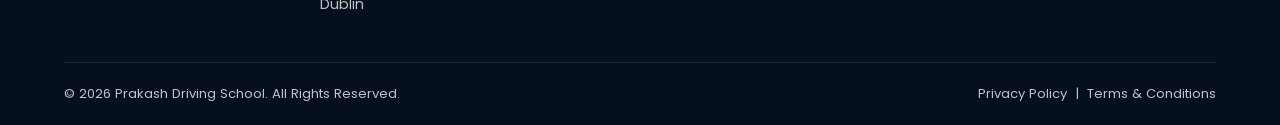
<file: faq.html>
<!DOCTYPE html>
<html lang="en-IE">
<head>
<meta charset="UTF-8">
    <meta name="viewport" content="width=device-width, initial-scale=1.0">
    <!-- PAGE TITLE: shown in the browser tab and as the clickable headline in Google search results -->
    <title>FAQ | Driving Lessons Dublin | Prakash Driving School</title>
    <!-- META DESCRIPTION: the grey summary text shown under the title in Google search results -->
    <meta name="description" content="Answers to common questions about EDT, learner permits, driving tests, booking, cancellations, and manual vs automatic lessons in Dublin.">
    <meta name="keywords" content="driving lesson faq dublin, EDT questions ireland, learner permit faq">
    <meta name="author" content="Prakash Driving School">
    <!-- CANONICAL URL: tells search engines the "official" address of this page (EDIT SITE_URL in build2.py once live) -->
    <link rel="canonical" href="https://www.prakashdrivingschool.ie/faq.html">

    <!-- OPEN GRAPH TAGS: control how this page looks when shared on Facebook/LinkedIn/WhatsApp -->
    <meta property="og:type" content="website">
    <meta property="og:title" content="FAQ | Driving Lessons Dublin | Prakash Driving School">
    <meta property="og:description" content="Answers to common questions about EDT, learner permits, driving tests, booking, cancellations, and manual vs automatic lessons in Dublin.">
    <meta property="og:url" content="https://www.prakashdrivingschool.ie/faq.html">
    <meta property="og:image" content="https://www.prakashdrivingschool.ie/images/og-image.jpg">
    <meta property="og:locale" content="en_IE">

    <!-- TWITTER CARD TAGS: control how this page looks when shared on Twitter/X -->
    <meta name="twitter:card" content="summary_large_image">
    <meta name="twitter:title" content="FAQ | Driving Lessons Dublin | Prakash Driving School">
    <meta name="twitter:description" content="Answers to common questions about EDT, learner permits, driving tests, booking, cancellations, and manual vs automatic lessons in Dublin.">
    <meta name="twitter:image" content="https://www.prakashdrivingschool.ie/images/og-image.jpg">

    <!-- FAVICON: small browser-tab icon, replace files inside /favicon to change it -->
    <link rel="icon" type="image/png" href="favicon/favicon-32.png">

    <!-- GOOGLE FONT: Poppins, used everywhere via --font-main in css/style.css -->
    <link rel="preconnect" href="https://fonts.googleapis.com">
    <link rel="preconnect" href="https://fonts.gstatic.com" crossorigin>
    <link href="https://fonts.googleapis.com/css2?family=Poppins:wght@400;500;600;700;800&display=swap" rel="stylesheet">

    <!-- FONT AWESOME: icon library (car, phone, WhatsApp, star icons, etc.) -->
    <link rel="stylesheet" href="https://cdnjs.cloudflare.com/ajax/libs/font-awesome/6.5.1/css/all.min.css">

    <!-- OUR STYLESHEETS: main styles, then responsive/mobile overrides -->
    <link rel="stylesheet" href="css/style.css">
    <link rel="stylesheet" href="css/responsive.css">

    <!-- SCHEMA.ORG STRUCTURED DATA: helps Google understand this is a local driving school business -->
    <script type="application/ld+json">
    {
      "@context": "https://schema.org",
      "@type": "LocalBusiness",
      "name": "Prakash Driving School",
      "image": "https://www.prakashdrivingschool.ie/images/og-image.jpg",
      "telephone": "+353871234567",
      "email": "info@prakashdrivingschool.ie",
      "url": "https://www.prakashdrivingschool.ie/",
      "priceRange": "€€",
      "address": {
        "@type": "PostalAddress",
        "addressLocality": "Dublin",
        "addressCountry": "IE"
      },
      "areaServed": "Dublin, Ireland",
      "openingHours": "Mo-Sa 08:00-20:00"
    }
    </script>
</head>
<body>
    <!-- Page loader: full-screen spinner shown briefly while the page loads -->
    <div class="page-loader" id="page-loader"><div class="loader-spinner"></div></div>

    <!-- Topbar: quick contact details, hidden on small phones via responsive.css -->
    <div class="topbar">
        <div class="container">
            <div class="topbar-left">
                <a href="tel:+353871234567"><i class="fa-solid fa-phone"></i> 087 123 4567</a>
                <a href="mailto:info@prakashdrivingschool.ie"><i class="fa-solid fa-envelope"></i> info@prakashdrivingschool.ie</a>
            </div>
            <div class="topbar-right">Learn Safe. Drive Safe. Stay Safe.</div>
        </div>
    </div>

    <!-- Header: sticky logo + navigation, stays pinned to the top while scrolling -->
    <header class="site-header">
        <div class="container">
            <!-- LOGO: steering-wheel icon + two-line "PRAKASH / DRIVING SCHOOL" text -->
            <a href="index.html" class="logo">
                <span class="logo-icon"><i class="fa-solid fa-wheel"></i></span>
                <span class="logo-text">
                    <span class="l1">PRAKASH</span>
                    <span class="l2">DRIVING SCHOOL</span>
                </span>
            </a>
            <!-- MAIN NAV: turns into a slide-down mobile menu below 900px width (see responsive.css) -->
            <nav class="main-nav" id="main-nav">
                <a href="index.html" class="">Home</a>
                <a href="about.html" class="">About</a>
                <a href="services.html" class="">Services</a>
                <a href="pricing.html" class="">Pricing</a>
                <a href="booking.html" class="">Booking</a>
                <a href="quiz.html" class="">Quiz</a>
                <a href="faq.html" class="active">FAQ</a>
                <a href="contact.html" class="">Contact</a>
            </nav>
            <div class="header-actions">
                <!-- CALL NOW BUTTON: EDIT the phone number in build2.py (PHONE_TEL / PHONE_DISPLAY) to update everywhere -->
                <a href="tel:+353871234567" class="btn btn-yellow btn-sm btn-lg-desktop"><i class="fa-solid fa-phone"></i> Call Now</a>
                <!-- HAMBURGER: only visible on mobile/tablet widths -->
                <button class="hamburger" id="hamburger" aria-label="Toggle menu">
                    <span></span><span></span><span></span>
                </button>
            </div>
        </div>
    </header>

<!-- Page Hero: short navy banner shown at the top of every inner page -->
    <section class="page-hero">
        <div class="container">
            <h1>Frequently Asked Questions</h1>
            <div class="breadcrumb"><a href="index.html">Home</a> / FAQ</div>
        </div>
        <!-- Background car animation: dashed road + car silhouette driving left-to-right on a loop -->
                <div class="road-lane"></div>
                <div class="car-drive" aria-hidden="true">
                    <svg viewBox="0 0 120 50" xmlns="http://www.w3.org/2000/svg">
                        <!-- car body -->
                        <path d="M8 34 L14 18 Q18 12 28 12 L78 12 Q86 12 90 18 L100 30 L112 32 Q116 33 116 37 L116 40 L4 40 L4 37 Q4 35 8 34 Z" fill="#FFC107"/>
                        <!-- window cutout -->
                        <path d="M30 16 L74 16 Q80 16 84 22 L88 28 L34 28 Z" fill="#071A34" opacity="0.85"/>
                        <!-- rear wheel -->
                        <circle cx="28" cy="41" r="7" fill="#071A34"/><circle cx="28" cy="41" r="3" fill="#FFC107"/>
                        <!-- front wheel -->
                        <circle cx="92" cy="41" r="7" fill="#071A34"/><circle cx="92" cy="41" r="3" fill="#FFC107"/>
                        <!-- headlight -->
                        <circle cx="111" cy="33" r="2.4" fill="#ffffff"/>
                    </svg>
                </div>
    </section>

    <!-- FAQ Section: full accordion covering EDT, permits, booking, cancellation, manual/automatic, lesson length -->
    <section class="section">
        <div class="container">
            <div class="faq-list reveal">
            <div class="faq-item">
                <button class="faq-question">What is EDT (Essential Driver Training)? <i class="fa-solid fa-chevron-down"></i></button>
                <div class="faq-answer"><p>EDT is a mandatory 12-lesson programme for first-time learner permit holders in Ireland, delivered by an Approved Driving Instructor (ADI) and logged in your EDT log book.</p></div>
            </div>
            <div class="faq-item">
                <button class="faq-question">Do I need a learner permit before booking lessons? <i class="fa-solid fa-chevron-down"></i></button>
                <div class="faq-answer"><p>Yes, you must hold a valid learner permit for Category B (car) before your first lesson. If you don't have one yet, apply through the NDLS before booking.</p></div>
            </div>
            <div class="faq-item">
                <button class="faq-question">How is the driving test structured? <i class="fa-solid fa-chevron-down"></i></button>
                <div class="faq-answer"><p>The RSA driving test assesses your vehicle checks, control of the car, observation, and rule-following over a real route lasting around 30-40 minutes.</p></div>
            </div>
            <div class="faq-item">
                <button class="faq-question">How do I book a lesson? <i class="fa-solid fa-chevron-down"></i></button>
                <div class="faq-answer"><p>Use the Booking page to submit your details and preferred date/time, or contact us directly by phone or WhatsApp and we'll confirm a slot that suits you.</p></div>
            </div>
            <div class="faq-item">
                <button class="faq-question">What is your cancellation policy? <i class="fa-solid fa-chevron-down"></i></button>
                <div class="faq-answer"><p>We ask for at least 24 hours' notice to cancel or reschedule a lesson. Late cancellations may be subject to a fee - just call or WhatsApp us as early as you can.</p></div>
            </div>
            <div class="faq-item">
                <button class="faq-question">Can I learn in a manual or automatic car? <i class="fa-solid fa-chevron-down"></i></button>
                <div class="faq-answer"><p>Yes, we offer both manual and automatic lessons. Let us know your preference when booking so we can arrange the right dual-control vehicle.</p></div>
            </div>
            <div class="faq-item">
                <button class="faq-question">What is the difference between manual and automatic licences? <i class="fa-solid fa-chevron-down"></i></button>
                <div class="faq-answer"><p>A test passed in an automatic car restricts you to driving automatic vehicles only, while a manual test qualifies you to drive both manual and automatic cars.</p></div>
            </div>
            <div class="faq-item">
                <button class="faq-question">How long is each driving lesson? <i class="fa-solid fa-chevron-down"></i></button>
                <div class="faq-answer"><p>Standard lessons are 60 minutes, though longer sessions can be arranged for motorway practice or focused pre-test preparation.</p></div>
            </div>
            </div>
        </div>
    </section>


    <!-- Footer: brand + quick links + services + contact info + newsletter -->
    <footer class="site-footer">
        <div class="container">
            <div class="footer-grid">
                <div class="footer-col">
                    <div class="footer-logo">
                        <span class="logo-icon"><i class="fa-solid fa-wheel"></i></span>
                        <span>PRAKASH<br><small style="font-size:.6rem;letter-spacing:2px;">DRIVING SCHOOL</small></span>
                    </div>
                    <p class="footer-desc">Professional driving lessons in Dublin, Ireland. Learn safe, drive safe, stay safe.</p>
                    <div class="footer-social">
                        <a href="#" aria-label="Facebook"><i class="fa-brands fa-facebook-f"></i></a>
                        <a href="#" aria-label="Instagram"><i class="fa-brands fa-instagram"></i></a>
                        <a href="#" aria-label="YouTube"><i class="fa-brands fa-youtube"></i></a>
                        <a href="https://wa.me/353871234567" aria-label="WhatsApp"><i class="fa-brands fa-whatsapp"></i></a>
                    </div>
                </div>
                <div class="footer-col">
                    <h4>Quick Links</h4>
                    <ul>
                        <li><a href="index.html">Home</a></li>
                        <li><a href="about.html">About</a></li>
                        <li><a href="services.html">Services</a></li>
                        <li><a href="pricing.html">Pricing</a></li>
                        <li><a href="booking.html">Booking</a></li>
                        <li><a href="quiz.html">Quiz</a></li>
                        <li><a href="faq.html">FAQ</a></li>
                        <li><a href="contact.html">Contact</a></li>
                        <!-- SEO landing page: kept out of the main nav on purpose, linked here for search engines + visitors -->
                        <li><a href="driving-lessons-dublin.html">Driving Lessons Dublin</a></li>
                    </ul>
                </div>
                <div class="footer-col">
                    <h4>Services</h4>
                    <ul>
                        <li><a href="services.html">EDT 12 Lessons</a></li>
                        <li><a href="services.html">Beginner Lessons</a></li>
                        <li><a href="services.html">Pre-Test Lessons</a></li>
                        <li><a href="services.html">Refresher Lessons</a></li>
                        <li><a href="services.html">Nervous Drivers</a></li>
                        <li><a href="services.html">Mock Test</a></li>
                        <li><a href="services.html">Full Licence Prep</a></li>
                    </ul>
                </div>
                <div class="footer-col">
                    <h4>Contact Info</h4>
                    <ul>
                        <!-- EDIT CONTACT DETAILS HERE (also update TOPBAR / header() in build2.py) -->
                        <li><i class="fa-solid fa-phone"></i> 087 123 4567</li>
                        <li><i class="fa-solid fa-envelope"></i> info@prakashdrivingschool.ie</li>
                        <li><i class="fa-solid fa-location-dot"></i> Dublin, Ireland</li>
                        <li><i class="fa-solid fa-clock"></i> Mon - Sun: 8:00 AM - 8:00 PM</li>
                    </ul>
                </div>
                <div class="footer-col">
                    <h4>Newsletter</h4>
                    <p style="font-size:.85rem;margin-bottom:12px;">Subscribe to get updates and driving tips.</p>
                    <form id="newsletter-form">
                        <div class="newsletter-form">
                            <input type="email" placeholder="Your email address" required aria-label="Email address">
                            <button type="submit">Subscribe</button>
                        </div>
                        <div class="form-success" style="margin-top:12px;">Thanks for subscribing!</div>
                    </form>
                </div>
            </div>
            <div class="footer-bottom">
                <div>&copy; <span class="current-year"></span> Prakash Driving School. All Rights Reserved.</div>
                <div><a href="privacy.html">Privacy Policy</a> &nbsp;|&nbsp; <a href="terms.html">Terms &amp; Conditions</a></div>
            </div>
        </div>
    </footer>

    <!-- Floating WhatsApp button: CHANGE WHATSAPP NUMBER HERE by editing WHATSAPP_NUMBER in build2.py -->
    <a href="https://wa.me/353871234567" class="whatsapp-float" target="_blank" rel="noopener" aria-label="Chat on WhatsApp">
        <i class="fa-brands fa-whatsapp"></i>
        <span class="wa-tooltip">Chat on WhatsApp</span>
    </a>
    <!-- Back to top button: hidden until the visitor scrolls down (see script.js) -->
    <button class="back-to-top" id="back-to-top" aria-label="Back to top"><i class="fa-solid fa-arrow-up"></i></button>

    <!-- JavaScript: no libraries, just our own two files -->
    <script src="js/script.js"></script>
    
</body>
</html>
</file>
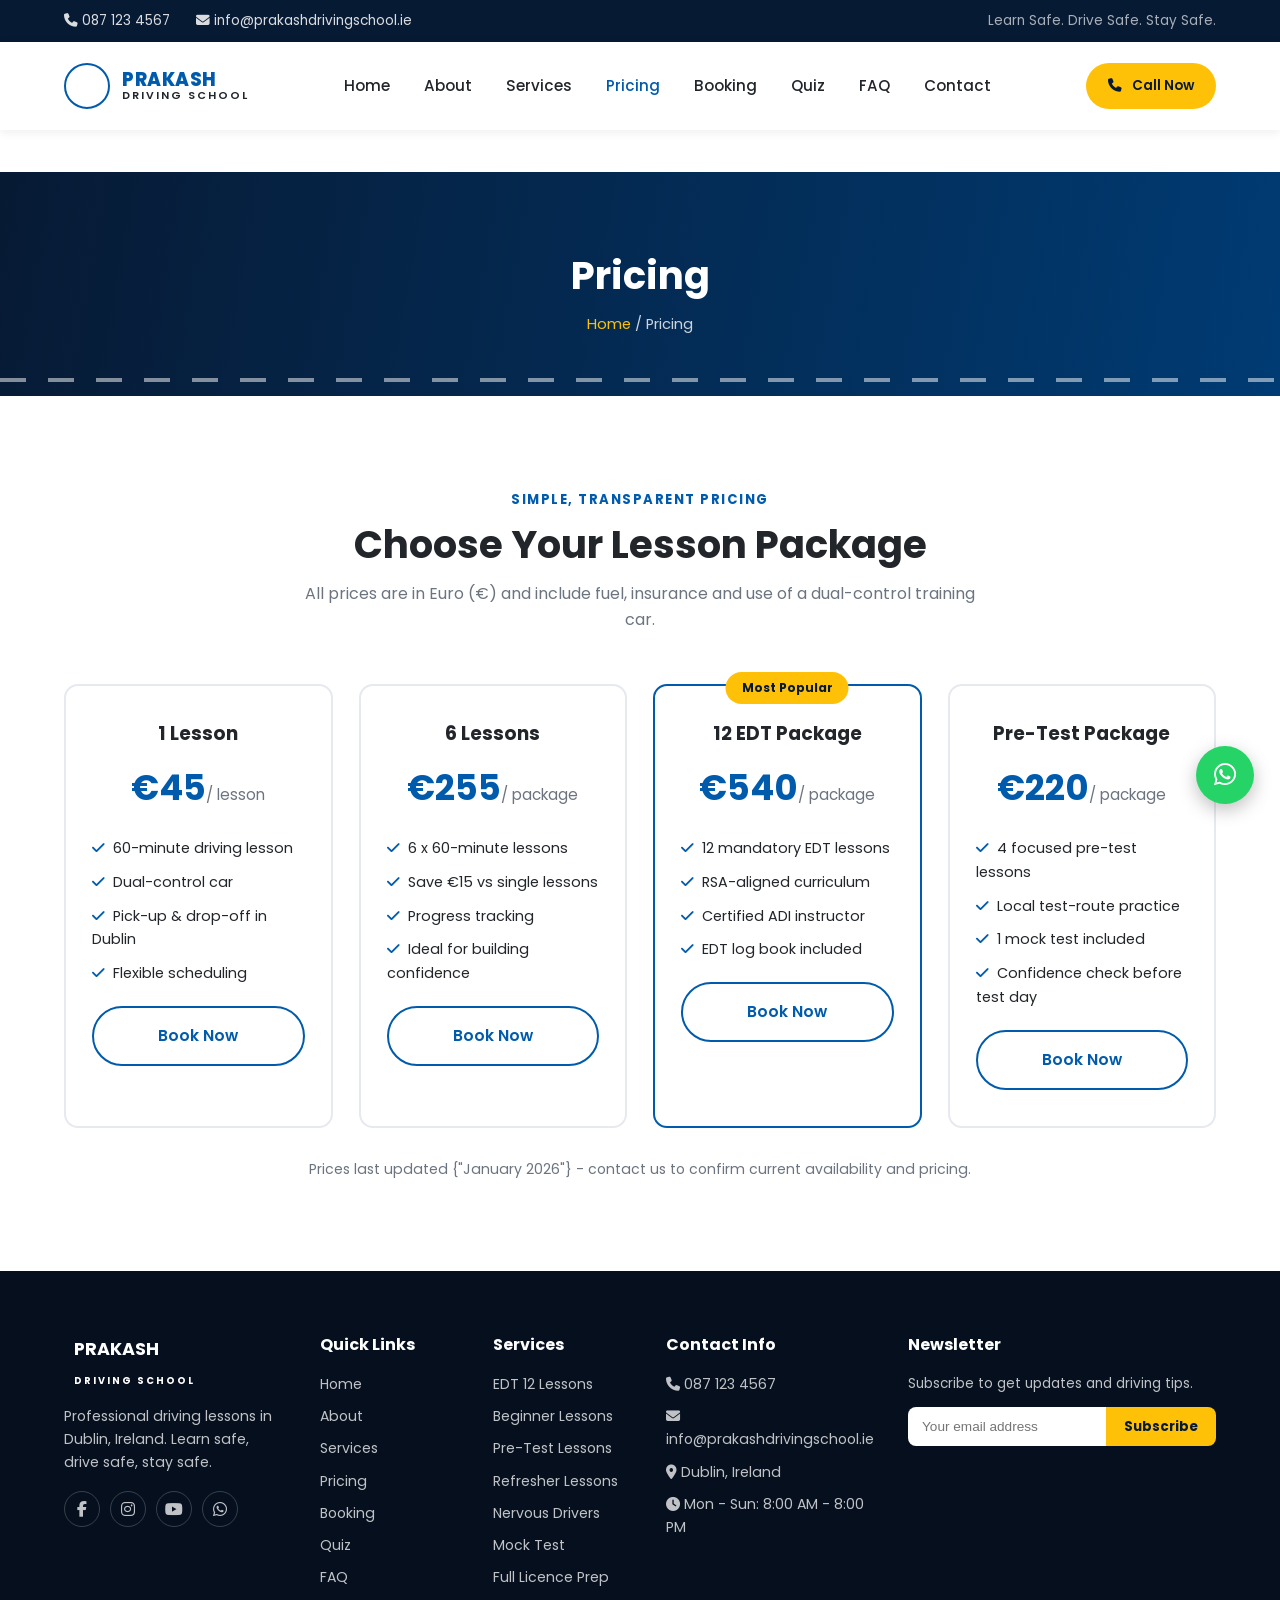
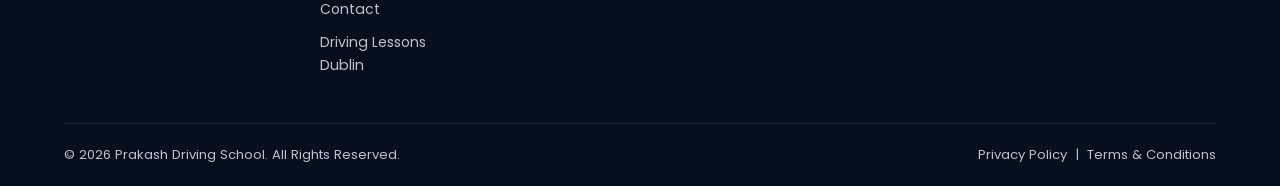
<file: pricing.html>
<!DOCTYPE html>
<html lang="en-IE">
<head>
<meta charset="UTF-8">
    <meta name="viewport" content="width=device-width, initial-scale=1.0">
    <!-- PAGE TITLE: shown in the browser tab and as the clickable headline in Google search results -->
    <title>Driving Lesson Prices Dublin | Prakash Driving School</title>
    <!-- META DESCRIPTION: the grey summary text shown under the title in Google search results -->
    <meta name="description" content="Clear, upfront driving lesson pricing in Dublin - single lessons, 6-lesson packages, the 12-lesson EDT package, and pre-test packages.">
    <meta name="keywords" content="driving lesson prices dublin, EDT price ireland, cheap driving lessons dublin">
    <meta name="author" content="Prakash Driving School">
    <!-- CANONICAL URL: tells search engines the "official" address of this page (EDIT SITE_URL in build2.py once live) -->
    <link rel="canonical" href="https://www.prakashdrivingschool.ie/pricing.html">

    <!-- OPEN GRAPH TAGS: control how this page looks when shared on Facebook/LinkedIn/WhatsApp -->
    <meta property="og:type" content="website">
    <meta property="og:title" content="Driving Lesson Prices Dublin | Prakash Driving School">
    <meta property="og:description" content="Clear, upfront driving lesson pricing in Dublin - single lessons, 6-lesson packages, the 12-lesson EDT package, and pre-test packages.">
    <meta property="og:url" content="https://www.prakashdrivingschool.ie/pricing.html">
    <meta property="og:image" content="https://www.prakashdrivingschool.ie/images/og-image.jpg">
    <meta property="og:locale" content="en_IE">

    <!-- TWITTER CARD TAGS: control how this page looks when shared on Twitter/X -->
    <meta name="twitter:card" content="summary_large_image">
    <meta name="twitter:title" content="Driving Lesson Prices Dublin | Prakash Driving School">
    <meta name="twitter:description" content="Clear, upfront driving lesson pricing in Dublin - single lessons, 6-lesson packages, the 12-lesson EDT package, and pre-test packages.">
    <meta name="twitter:image" content="https://www.prakashdrivingschool.ie/images/og-image.jpg">

    <!-- FAVICON: small browser-tab icon, replace files inside /favicon to change it -->
    <link rel="icon" type="image/png" href="favicon/favicon-32.png">

    <!-- GOOGLE FONT: Poppins, used everywhere via --font-main in css/style.css -->
    <link rel="preconnect" href="https://fonts.googleapis.com">
    <link rel="preconnect" href="https://fonts.gstatic.com" crossorigin>
    <link href="https://fonts.googleapis.com/css2?family=Poppins:wght@400;500;600;700;800&display=swap" rel="stylesheet">

    <!-- FONT AWESOME: icon library (car, phone, WhatsApp, star icons, etc.) -->
    <link rel="stylesheet" href="https://cdnjs.cloudflare.com/ajax/libs/font-awesome/6.5.1/css/all.min.css">

    <!-- OUR STYLESHEETS: main styles, then responsive/mobile overrides -->
    <link rel="stylesheet" href="css/style.css">
    <link rel="stylesheet" href="css/responsive.css">

    <!-- SCHEMA.ORG STRUCTURED DATA: helps Google understand this is a local driving school business -->
    <script type="application/ld+json">
    {
      "@context": "https://schema.org",
      "@type": "LocalBusiness",
      "name": "Prakash Driving School",
      "image": "https://www.prakashdrivingschool.ie/images/og-image.jpg",
      "telephone": "+353871234567",
      "email": "info@prakashdrivingschool.ie",
      "url": "https://www.prakashdrivingschool.ie/",
      "priceRange": "€€",
      "address": {
        "@type": "PostalAddress",
        "addressLocality": "Dublin",
        "addressCountry": "IE"
      },
      "areaServed": "Dublin, Ireland",
      "openingHours": "Mo-Sa 08:00-20:00"
    }
    </script>
</head>
<body>
    <!-- Page loader: full-screen spinner shown briefly while the page loads -->
    <div class="page-loader" id="page-loader"><div class="loader-spinner"></div></div>

    <!-- Topbar: quick contact details, hidden on small phones via responsive.css -->
    <div class="topbar">
        <div class="container">
            <div class="topbar-left">
                <a href="tel:+353871234567"><i class="fa-solid fa-phone"></i> 087 123 4567</a>
                <a href="mailto:info@prakashdrivingschool.ie"><i class="fa-solid fa-envelope"></i> info@prakashdrivingschool.ie</a>
            </div>
            <div class="topbar-right">Learn Safe. Drive Safe. Stay Safe.</div>
        </div>
    </div>

    <!-- Header: sticky logo + navigation, stays pinned to the top while scrolling -->
    <header class="site-header">
        <div class="container">
            <!-- LOGO: steering-wheel icon + two-line "PRAKASH / DRIVING SCHOOL" text -->
            <a href="index.html" class="logo">
                <span class="logo-icon"><i class="fa-solid fa-wheel"></i></span>
                <span class="logo-text">
                    <span class="l1">PRAKASH</span>
                    <span class="l2">DRIVING SCHOOL</span>
                </span>
            </a>
            <!-- MAIN NAV: turns into a slide-down mobile menu below 900px width (see responsive.css) -->
            <nav class="main-nav" id="main-nav">
                <a href="index.html" class="">Home</a>
                <a href="about.html" class="">About</a>
                <a href="services.html" class="">Services</a>
                <a href="pricing.html" class="active">Pricing</a>
                <a href="booking.html" class="">Booking</a>
                <a href="quiz.html" class="">Quiz</a>
                <a href="faq.html" class="">FAQ</a>
                <a href="contact.html" class="">Contact</a>
            </nav>
            <div class="header-actions">
                <!-- CALL NOW BUTTON: EDIT the phone number in build2.py (PHONE_TEL / PHONE_DISPLAY) to update everywhere -->
                <a href="tel:+353871234567" class="btn btn-yellow btn-sm btn-lg-desktop"><i class="fa-solid fa-phone"></i> Call Now</a>
                <!-- HAMBURGER: only visible on mobile/tablet widths -->
                <button class="hamburger" id="hamburger" aria-label="Toggle menu">
                    <span></span><span></span><span></span>
                </button>
            </div>
        </div>
    </header>

<!-- Page Hero: short navy banner shown at the top of every inner page -->
    <section class="page-hero">
        <div class="container">
            <h1>Pricing</h1>
            <div class="breadcrumb"><a href="index.html">Home</a> / Pricing</div>
        </div>
        <!-- Background car animation: dashed road + car silhouette driving left-to-right on a loop -->
                <div class="road-lane"></div>
                <div class="car-drive" aria-hidden="true">
                    <svg viewBox="0 0 120 50" xmlns="http://www.w3.org/2000/svg">
                        <!-- car body -->
                        <path d="M8 34 L14 18 Q18 12 28 12 L78 12 Q86 12 90 18 L100 30 L112 32 Q116 33 116 37 L116 40 L4 40 L4 37 Q4 35 8 34 Z" fill="#FFC107"/>
                        <!-- window cutout -->
                        <path d="M30 16 L74 16 Q80 16 84 22 L88 28 L34 28 Z" fill="#071A34" opacity="0.85"/>
                        <!-- rear wheel -->
                        <circle cx="28" cy="41" r="7" fill="#071A34"/><circle cx="28" cy="41" r="3" fill="#FFC107"/>
                        <!-- front wheel -->
                        <circle cx="92" cy="41" r="7" fill="#071A34"/><circle cx="92" cy="41" r="3" fill="#FFC107"/>
                        <!-- headlight -->
                        <circle cx="111" cy="33" r="2.4" fill="#ffffff"/>
                    </svg>
                </div>
    </section>

    <!-- Pricing Section: editable pricing cards, EDIT PRICE HERE inside content.py -->
    <section class="section">
        <div class="container">
            <div class="section-title reveal">
                <span class="eyebrow">Simple, Transparent Pricing</span>
                <h2>Choose Your Lesson Package</h2>
                <p>All prices are in Euro (&euro;) and include fuel, insurance and use of a dual-control training car.</p>
            </div>
            <div class="pricing-grid">
                <div class="pricing-card reveal">
                    <h3>1 Lesson</h3>
                    <!-- EDIT PRICE HERE -->
                    <div class="price">&euro;45<span>/ lesson</span></div>
                    <ul><li><i class="fa-solid fa-check"></i>60-minute driving lesson</li><li><i class="fa-solid fa-check"></i>Dual-control car</li><li><i class="fa-solid fa-check"></i>Pick-up & drop-off in Dublin</li><li><i class="fa-solid fa-check"></i>Flexible scheduling</li></ul>
                    <a href="booking.html" class="btn btn-outline-blue btn-block">Book Now</a>
                </div>
                <div class="pricing-card reveal">
                    <h3>6 Lessons</h3>
                    <!-- EDIT PRICE HERE -->
                    <div class="price">&euro;255<span>/ package</span></div>
                    <ul><li><i class="fa-solid fa-check"></i>6 x 60-minute lessons</li><li><i class="fa-solid fa-check"></i>Save €15 vs single lessons</li><li><i class="fa-solid fa-check"></i>Progress tracking</li><li><i class="fa-solid fa-check"></i>Ideal for building confidence</li></ul>
                    <a href="booking.html" class="btn btn-outline-blue btn-block">Book Now</a>
                </div>
                <div class="pricing-card featured reveal">
                    <h3>12 EDT Package</h3>
                    <!-- EDIT PRICE HERE -->
                    <div class="price">&euro;540<span>/ package</span></div>
                    <ul><li><i class="fa-solid fa-check"></i>12 mandatory EDT lessons</li><li><i class="fa-solid fa-check"></i>RSA-aligned curriculum</li><li><i class="fa-solid fa-check"></i>Certified ADI instructor</li><li><i class="fa-solid fa-check"></i>EDT log book included</li></ul>
                    <a href="booking.html" class="btn btn-outline-blue btn-block">Book Now</a>
                </div>
                <div class="pricing-card reveal">
                    <h3>Pre-Test Package</h3>
                    <!-- EDIT PRICE HERE -->
                    <div class="price">&euro;220<span>/ package</span></div>
                    <ul><li><i class="fa-solid fa-check"></i>4 focused pre-test lessons</li><li><i class="fa-solid fa-check"></i>Local test-route practice</li><li><i class="fa-solid fa-check"></i>1 mock test included</li><li><i class="fa-solid fa-check"></i>Confidence check before test day</li></ul>
                    <a href="booking.html" class="btn btn-outline-blue btn-block">Book Now</a>
                </div>
            </div>
            <p style="text-align:center;color:var(--color-mid-grey);margin-top:30px;font-size:.88rem;">Prices last updated {"January 2026"} - <a href="contact.html">contact us</a> to confirm current availability and pricing.</p>
        </div>
    </section>


    <!-- Footer: brand + quick links + services + contact info + newsletter -->
    <footer class="site-footer">
        <div class="container">
            <div class="footer-grid">
                <div class="footer-col">
                    <div class="footer-logo">
                        <span class="logo-icon"><i class="fa-solid fa-wheel"></i></span>
                        <span>PRAKASH<br><small style="font-size:.6rem;letter-spacing:2px;">DRIVING SCHOOL</small></span>
                    </div>
                    <p class="footer-desc">Professional driving lessons in Dublin, Ireland. Learn safe, drive safe, stay safe.</p>
                    <div class="footer-social">
                        <a href="#" aria-label="Facebook"><i class="fa-brands fa-facebook-f"></i></a>
                        <a href="#" aria-label="Instagram"><i class="fa-brands fa-instagram"></i></a>
                        <a href="#" aria-label="YouTube"><i class="fa-brands fa-youtube"></i></a>
                        <a href="https://wa.me/353871234567" aria-label="WhatsApp"><i class="fa-brands fa-whatsapp"></i></a>
                    </div>
                </div>
                <div class="footer-col">
                    <h4>Quick Links</h4>
                    <ul>
                        <li><a href="index.html">Home</a></li>
                        <li><a href="about.html">About</a></li>
                        <li><a href="services.html">Services</a></li>
                        <li><a href="pricing.html">Pricing</a></li>
                        <li><a href="booking.html">Booking</a></li>
                        <li><a href="quiz.html">Quiz</a></li>
                        <li><a href="faq.html">FAQ</a></li>
                        <li><a href="contact.html">Contact</a></li>
                        <!-- SEO landing page: kept out of the main nav on purpose, linked here for search engines + visitors -->
                        <li><a href="driving-lessons-dublin.html">Driving Lessons Dublin</a></li>
                    </ul>
                </div>
                <div class="footer-col">
                    <h4>Services</h4>
                    <ul>
                        <li><a href="services.html">EDT 12 Lessons</a></li>
                        <li><a href="services.html">Beginner Lessons</a></li>
                        <li><a href="services.html">Pre-Test Lessons</a></li>
                        <li><a href="services.html">Refresher Lessons</a></li>
                        <li><a href="services.html">Nervous Drivers</a></li>
                        <li><a href="services.html">Mock Test</a></li>
                        <li><a href="services.html">Full Licence Prep</a></li>
                    </ul>
                </div>
                <div class="footer-col">
                    <h4>Contact Info</h4>
                    <ul>
                        <!-- EDIT CONTACT DETAILS HERE (also update TOPBAR / header() in build2.py) -->
                        <li><i class="fa-solid fa-phone"></i> 087 123 4567</li>
                        <li><i class="fa-solid fa-envelope"></i> info@prakashdrivingschool.ie</li>
                        <li><i class="fa-solid fa-location-dot"></i> Dublin, Ireland</li>
                        <li><i class="fa-solid fa-clock"></i> Mon - Sun: 8:00 AM - 8:00 PM</li>
                    </ul>
                </div>
                <div class="footer-col">
                    <h4>Newsletter</h4>
                    <p style="font-size:.85rem;margin-bottom:12px;">Subscribe to get updates and driving tips.</p>
                    <form id="newsletter-form">
                        <div class="newsletter-form">
                            <input type="email" placeholder="Your email address" required aria-label="Email address">
                            <button type="submit">Subscribe</button>
                        </div>
                        <div class="form-success" style="margin-top:12px;">Thanks for subscribing!</div>
                    </form>
                </div>
            </div>
            <div class="footer-bottom">
                <div>&copy; <span class="current-year"></span> Prakash Driving School. All Rights Reserved.</div>
                <div><a href="privacy.html">Privacy Policy</a> &nbsp;|&nbsp; <a href="terms.html">Terms &amp; Conditions</a></div>
            </div>
        </div>
    </footer>

    <!-- Floating WhatsApp button: CHANGE WHATSAPP NUMBER HERE by editing WHATSAPP_NUMBER in build2.py -->
    <a href="https://wa.me/353871234567" class="whatsapp-float" target="_blank" rel="noopener" aria-label="Chat on WhatsApp">
        <i class="fa-brands fa-whatsapp"></i>
        <span class="wa-tooltip">Chat on WhatsApp</span>
    </a>
    <!-- Back to top button: hidden until the visitor scrolls down (see script.js) -->
    <button class="back-to-top" id="back-to-top" aria-label="Back to top"><i class="fa-solid fa-arrow-up"></i></button>

    <!-- JavaScript: no libraries, just our own two files -->
    <script src="js/script.js"></script>
    
</body>
</html>
</file>
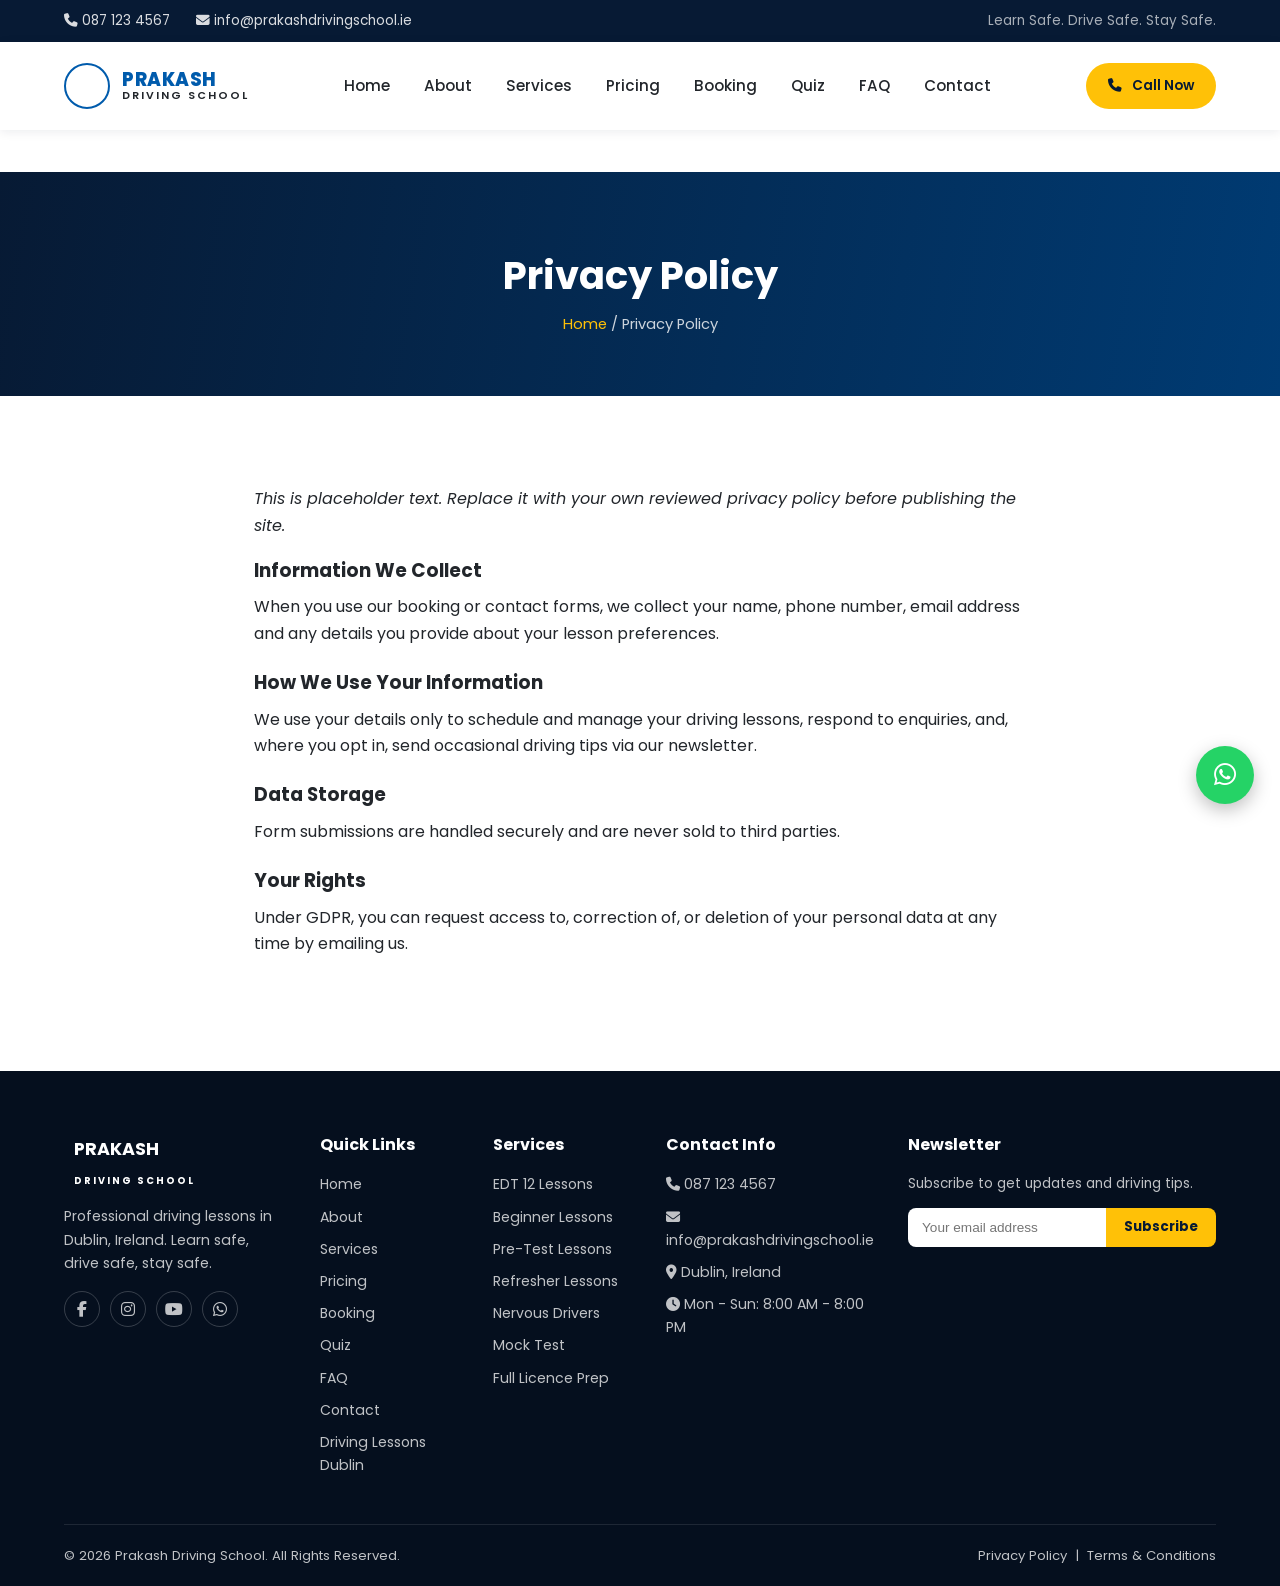
<file: privacy.html>
<!DOCTYPE html>
<html lang="en-IE">
<head>
<meta charset="UTF-8">
    <meta name="viewport" content="width=device-width, initial-scale=1.0">
    <!-- PAGE TITLE: shown in the browser tab and as the clickable headline in Google search results -->
    <title>Privacy Policy | Prakash Driving School</title>
    <!-- META DESCRIPTION: the grey summary text shown under the title in Google search results -->
    <meta name="description" content="Privacy policy for Prakash Driving School, Dublin, Ireland.">
    <meta name="keywords" content="privacy policy prakash driving school">
    <meta name="author" content="Prakash Driving School">
    <!-- CANONICAL URL: tells search engines the "official" address of this page (EDIT SITE_URL in build2.py once live) -->
    <link rel="canonical" href="https://www.prakashdrivingschool.ie/privacy.html">

    <!-- OPEN GRAPH TAGS: control how this page looks when shared on Facebook/LinkedIn/WhatsApp -->
    <meta property="og:type" content="website">
    <meta property="og:title" content="Privacy Policy | Prakash Driving School">
    <meta property="og:description" content="Privacy policy for Prakash Driving School, Dublin, Ireland.">
    <meta property="og:url" content="https://www.prakashdrivingschool.ie/privacy.html">
    <meta property="og:image" content="https://www.prakashdrivingschool.ie/images/og-image.jpg">
    <meta property="og:locale" content="en_IE">

    <!-- TWITTER CARD TAGS: control how this page looks when shared on Twitter/X -->
    <meta name="twitter:card" content="summary_large_image">
    <meta name="twitter:title" content="Privacy Policy | Prakash Driving School">
    <meta name="twitter:description" content="Privacy policy for Prakash Driving School, Dublin, Ireland.">
    <meta name="twitter:image" content="https://www.prakashdrivingschool.ie/images/og-image.jpg">

    <!-- FAVICON: small browser-tab icon, replace files inside /favicon to change it -->
    <link rel="icon" type="image/png" href="favicon/favicon-32.png">

    <!-- GOOGLE FONT: Poppins, used everywhere via --font-main in css/style.css -->
    <link rel="preconnect" href="https://fonts.googleapis.com">
    <link rel="preconnect" href="https://fonts.gstatic.com" crossorigin>
    <link href="https://fonts.googleapis.com/css2?family=Poppins:wght@400;500;600;700;800&display=swap" rel="stylesheet">

    <!-- FONT AWESOME: icon library (car, phone, WhatsApp, star icons, etc.) -->
    <link rel="stylesheet" href="https://cdnjs.cloudflare.com/ajax/libs/font-awesome/6.5.1/css/all.min.css">

    <!-- OUR STYLESHEETS: main styles, then responsive/mobile overrides -->
    <link rel="stylesheet" href="css/style.css">
    <link rel="stylesheet" href="css/responsive.css">

    <!-- SCHEMA.ORG STRUCTURED DATA: helps Google understand this is a local driving school business -->
    <script type="application/ld+json">
    {
      "@context": "https://schema.org",
      "@type": "LocalBusiness",
      "name": "Prakash Driving School",
      "image": "https://www.prakashdrivingschool.ie/images/og-image.jpg",
      "telephone": "+353871234567",
      "email": "info@prakashdrivingschool.ie",
      "url": "https://www.prakashdrivingschool.ie/",
      "priceRange": "€€",
      "address": {
        "@type": "PostalAddress",
        "addressLocality": "Dublin",
        "addressCountry": "IE"
      },
      "areaServed": "Dublin, Ireland",
      "openingHours": "Mo-Sa 08:00-20:00"
    }
    </script>
</head>
<body>
    <!-- Page loader: full-screen spinner shown briefly while the page loads -->
    <div class="page-loader" id="page-loader"><div class="loader-spinner"></div></div>

    <!-- Topbar: quick contact details, hidden on small phones via responsive.css -->
    <div class="topbar">
        <div class="container">
            <div class="topbar-left">
                <a href="tel:+353871234567"><i class="fa-solid fa-phone"></i> 087 123 4567</a>
                <a href="mailto:info@prakashdrivingschool.ie"><i class="fa-solid fa-envelope"></i> info@prakashdrivingschool.ie</a>
            </div>
            <div class="topbar-right">Learn Safe. Drive Safe. Stay Safe.</div>
        </div>
    </div>

    <!-- Header: sticky logo + navigation, stays pinned to the top while scrolling -->
    <header class="site-header">
        <div class="container">
            <!-- LOGO: steering-wheel icon + two-line "PRAKASH / DRIVING SCHOOL" text -->
            <a href="index.html" class="logo">
                <span class="logo-icon"><i class="fa-solid fa-wheel"></i></span>
                <span class="logo-text">
                    <span class="l1">PRAKASH</span>
                    <span class="l2">DRIVING SCHOOL</span>
                </span>
            </a>
            <!-- MAIN NAV: turns into a slide-down mobile menu below 900px width (see responsive.css) -->
            <nav class="main-nav" id="main-nav">
                <a href="index.html" class="">Home</a>
                <a href="about.html" class="">About</a>
                <a href="services.html" class="">Services</a>
                <a href="pricing.html" class="">Pricing</a>
                <a href="booking.html" class="">Booking</a>
                <a href="quiz.html" class="">Quiz</a>
                <a href="faq.html" class="">FAQ</a>
                <a href="contact.html" class="">Contact</a>
            </nav>
            <div class="header-actions">
                <!-- CALL NOW BUTTON: EDIT the phone number in build2.py (PHONE_TEL / PHONE_DISPLAY) to update everywhere -->
                <a href="tel:+353871234567" class="btn btn-yellow btn-sm btn-lg-desktop"><i class="fa-solid fa-phone"></i> Call Now</a>
                <!-- HAMBURGER: only visible on mobile/tablet widths -->
                <button class="hamburger" id="hamburger" aria-label="Toggle menu">
                    <span></span><span></span><span></span>
                </button>
            </div>
        </div>
    </header>

    <!-- Legal Page Hero -->
    <section class="page-hero">
        <div class="container">
            <h1>Privacy Policy</h1>
            <div class="breadcrumb"><a href="index.html">Home</a> / Privacy Policy</div>
        </div>
    </section>

    <!-- Privacy Policy Content: PLACEHOLDER TEXT - replace with solicitor-reviewed wording before launch -->
    <section class="section">
        <div class="container" style="max-width:820px;">
            <p style="margin-bottom:20px;"><em>This is placeholder text. Replace it with your own reviewed privacy policy before publishing the site.</em></p>
            <h3 style="margin-bottom:12px;">Information We Collect</h3>
            <p style="margin-bottom:24px;">When you use our booking or contact forms, we collect your name, phone number, email address and any details you provide about your lesson preferences.</p>
            <h3 style="margin-bottom:12px;">How We Use Your Information</h3>
            <p style="margin-bottom:24px;">We use your details only to schedule and manage your driving lessons, respond to enquiries, and, where you opt in, send occasional driving tips via our newsletter.</p>
            <h3 style="margin-bottom:12px;">Data Storage</h3>
            <p style="margin-bottom:24px;">Form submissions are handled securely and are never sold to third parties.</p>
            <h3 style="margin-bottom:12px;">Your Rights</h3>
            <p style="margin-bottom:24px;">Under GDPR, you can request access to, correction of, or deletion of your personal data at any time by emailing us.</p>
        </div>
    </section>


    <!-- Footer: brand + quick links + services + contact info + newsletter -->
    <footer class="site-footer">
        <div class="container">
            <div class="footer-grid">
                <div class="footer-col">
                    <div class="footer-logo">
                        <span class="logo-icon"><i class="fa-solid fa-wheel"></i></span>
                        <span>PRAKASH<br><small style="font-size:.6rem;letter-spacing:2px;">DRIVING SCHOOL</small></span>
                    </div>
                    <p class="footer-desc">Professional driving lessons in Dublin, Ireland. Learn safe, drive safe, stay safe.</p>
                    <div class="footer-social">
                        <a href="#" aria-label="Facebook"><i class="fa-brands fa-facebook-f"></i></a>
                        <a href="#" aria-label="Instagram"><i class="fa-brands fa-instagram"></i></a>
                        <a href="#" aria-label="YouTube"><i class="fa-brands fa-youtube"></i></a>
                        <a href="https://wa.me/353871234567" aria-label="WhatsApp"><i class="fa-brands fa-whatsapp"></i></a>
                    </div>
                </div>
                <div class="footer-col">
                    <h4>Quick Links</h4>
                    <ul>
                        <li><a href="index.html">Home</a></li>
                        <li><a href="about.html">About</a></li>
                        <li><a href="services.html">Services</a></li>
                        <li><a href="pricing.html">Pricing</a></li>
                        <li><a href="booking.html">Booking</a></li>
                        <li><a href="quiz.html">Quiz</a></li>
                        <li><a href="faq.html">FAQ</a></li>
                        <li><a href="contact.html">Contact</a></li>
                        <!-- SEO landing page: kept out of the main nav on purpose, linked here for search engines + visitors -->
                        <li><a href="driving-lessons-dublin.html">Driving Lessons Dublin</a></li>
                    </ul>
                </div>
                <div class="footer-col">
                    <h4>Services</h4>
                    <ul>
                        <li><a href="services.html">EDT 12 Lessons</a></li>
                        <li><a href="services.html">Beginner Lessons</a></li>
                        <li><a href="services.html">Pre-Test Lessons</a></li>
                        <li><a href="services.html">Refresher Lessons</a></li>
                        <li><a href="services.html">Nervous Drivers</a></li>
                        <li><a href="services.html">Mock Test</a></li>
                        <li><a href="services.html">Full Licence Prep</a></li>
                    </ul>
                </div>
                <div class="footer-col">
                    <h4>Contact Info</h4>
                    <ul>
                        <!-- EDIT CONTACT DETAILS HERE (also update TOPBAR / header() in build2.py) -->
                        <li><i class="fa-solid fa-phone"></i> 087 123 4567</li>
                        <li><i class="fa-solid fa-envelope"></i> info@prakashdrivingschool.ie</li>
                        <li><i class="fa-solid fa-location-dot"></i> Dublin, Ireland</li>
                        <li><i class="fa-solid fa-clock"></i> Mon - Sun: 8:00 AM - 8:00 PM</li>
                    </ul>
                </div>
                <div class="footer-col">
                    <h4>Newsletter</h4>
                    <p style="font-size:.85rem;margin-bottom:12px;">Subscribe to get updates and driving tips.</p>
                    <form id="newsletter-form">
                        <div class="newsletter-form">
                            <input type="email" placeholder="Your email address" required aria-label="Email address">
                            <button type="submit">Subscribe</button>
                        </div>
                        <div class="form-success" style="margin-top:12px;">Thanks for subscribing!</div>
                    </form>
                </div>
            </div>
            <div class="footer-bottom">
                <div>&copy; <span class="current-year"></span> Prakash Driving School. All Rights Reserved.</div>
                <div><a href="privacy.html">Privacy Policy</a> &nbsp;|&nbsp; <a href="terms.html">Terms &amp; Conditions</a></div>
            </div>
        </div>
    </footer>

    <!-- Floating WhatsApp button: CHANGE WHATSAPP NUMBER HERE by editing WHATSAPP_NUMBER in build2.py -->
    <a href="https://wa.me/353871234567" class="whatsapp-float" target="_blank" rel="noopener" aria-label="Chat on WhatsApp">
        <i class="fa-brands fa-whatsapp"></i>
        <span class="wa-tooltip">Chat on WhatsApp</span>
    </a>
    <!-- Back to top button: hidden until the visitor scrolls down (see script.js) -->
    <button class="back-to-top" id="back-to-top" aria-label="Back to top"><i class="fa-solid fa-arrow-up"></i></button>

    <!-- JavaScript: no libraries, just our own two files -->
    <script src="js/script.js"></script>
    
</body>
</html>
</file>
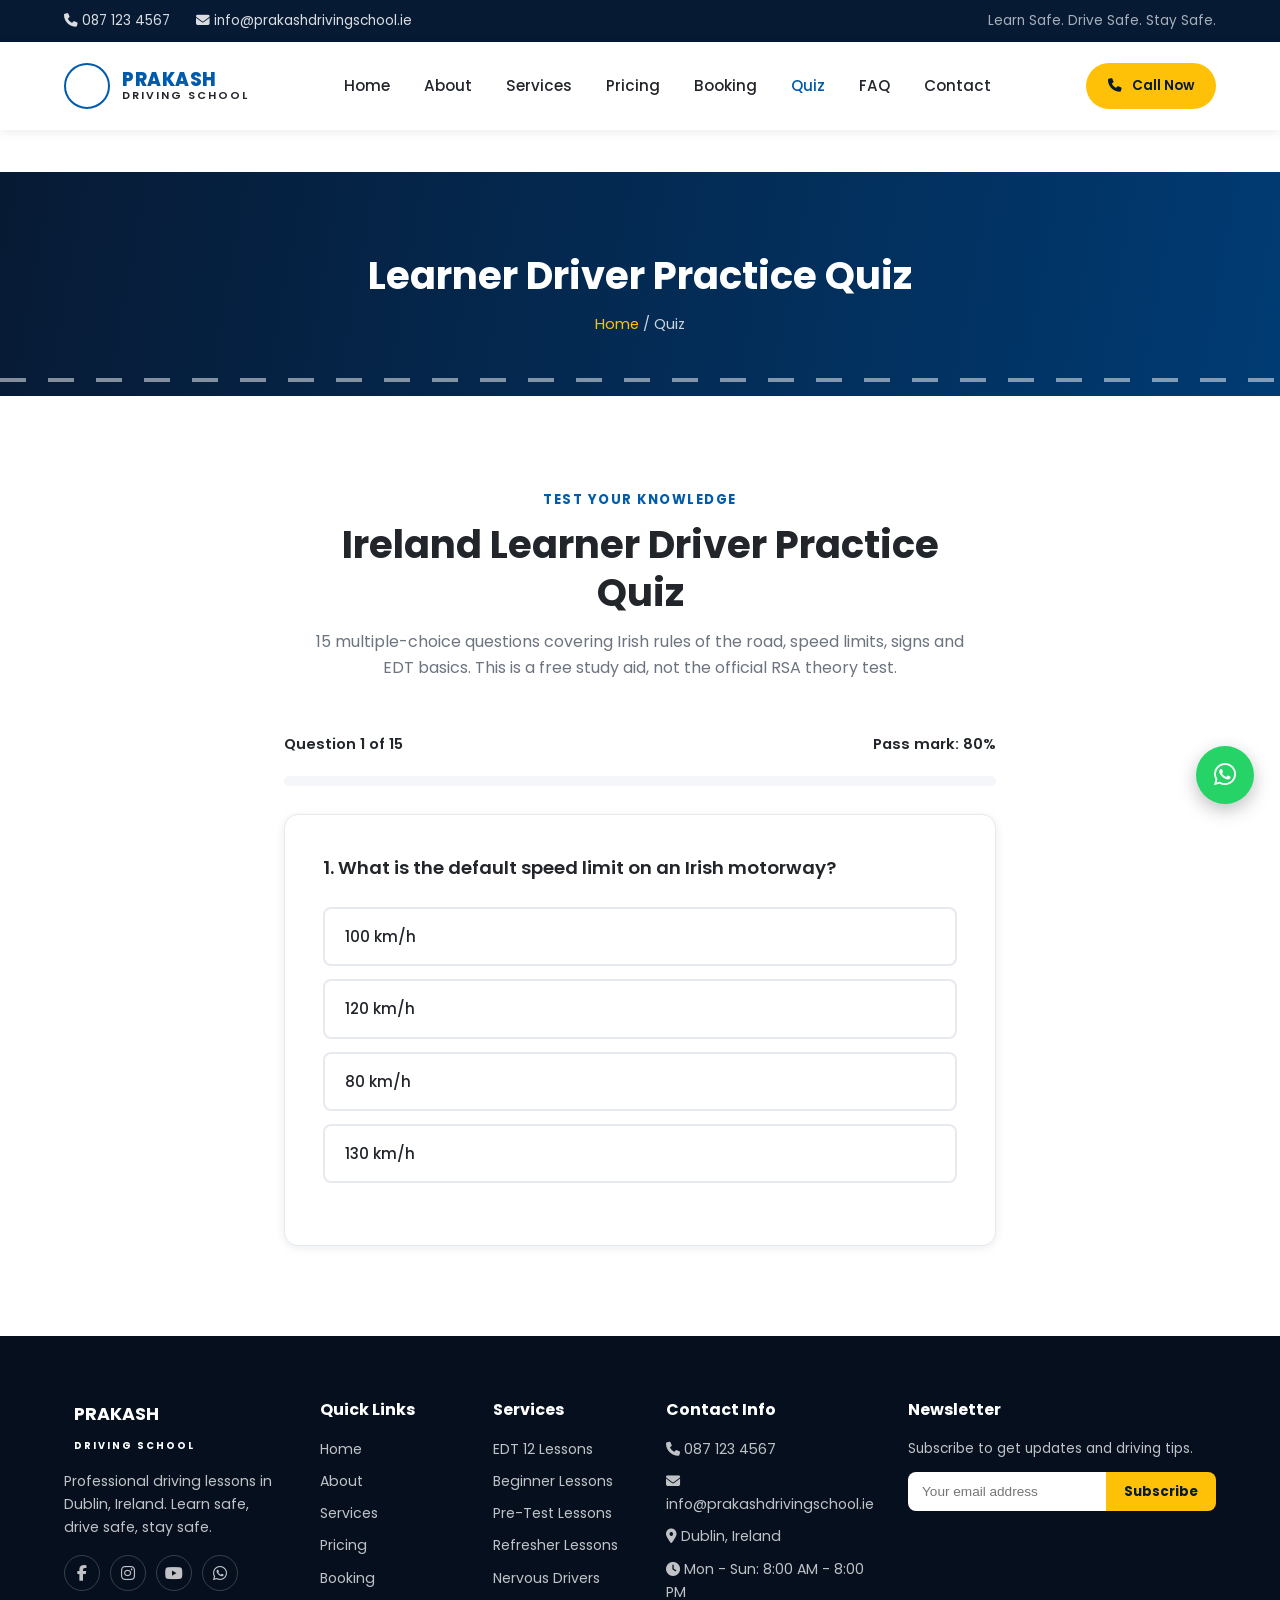
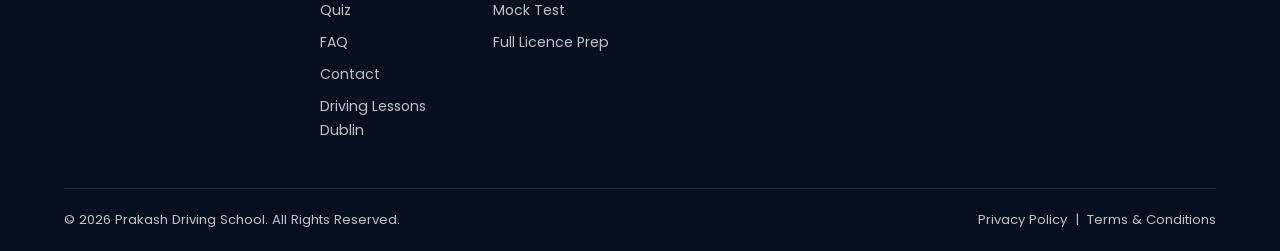
<file: quiz.html>
<!DOCTYPE html>
<html lang="en-IE">
<head>
<meta charset="UTF-8">
    <meta name="viewport" content="width=device-width, initial-scale=1.0">
    <!-- PAGE TITLE: shown in the browser tab and as the clickable headline in Google search results -->
    <title>Free Learner Driver Practice Quiz Ireland | Prakash Driving School</title>
    <!-- META DESCRIPTION: the grey summary text shown under the title in Google search results -->
    <meta name="description" content="Practise for your Irish Category B theory test with this free 15-question learner driver quiz covering rules of the road, speed limits and signs.">
    <meta name="keywords" content="learner driver quiz ireland, category b theory test practice, irish rules of the road quiz">
    <meta name="author" content="Prakash Driving School">
    <!-- CANONICAL URL: tells search engines the "official" address of this page (EDIT SITE_URL in build2.py once live) -->
    <link rel="canonical" href="https://www.prakashdrivingschool.ie/quiz.html">

    <!-- OPEN GRAPH TAGS: control how this page looks when shared on Facebook/LinkedIn/WhatsApp -->
    <meta property="og:type" content="website">
    <meta property="og:title" content="Free Learner Driver Practice Quiz Ireland | Prakash Driving School">
    <meta property="og:description" content="Practise for your Irish Category B theory test with this free 15-question learner driver quiz covering rules of the road, speed limits and signs.">
    <meta property="og:url" content="https://www.prakashdrivingschool.ie/quiz.html">
    <meta property="og:image" content="https://www.prakashdrivingschool.ie/images/og-image.jpg">
    <meta property="og:locale" content="en_IE">

    <!-- TWITTER CARD TAGS: control how this page looks when shared on Twitter/X -->
    <meta name="twitter:card" content="summary_large_image">
    <meta name="twitter:title" content="Free Learner Driver Practice Quiz Ireland | Prakash Driving School">
    <meta name="twitter:description" content="Practise for your Irish Category B theory test with this free 15-question learner driver quiz covering rules of the road, speed limits and signs.">
    <meta name="twitter:image" content="https://www.prakashdrivingschool.ie/images/og-image.jpg">

    <!-- FAVICON: small browser-tab icon, replace files inside /favicon to change it -->
    <link rel="icon" type="image/png" href="favicon/favicon-32.png">

    <!-- GOOGLE FONT: Poppins, used everywhere via --font-main in css/style.css -->
    <link rel="preconnect" href="https://fonts.googleapis.com">
    <link rel="preconnect" href="https://fonts.gstatic.com" crossorigin>
    <link href="https://fonts.googleapis.com/css2?family=Poppins:wght@400;500;600;700;800&display=swap" rel="stylesheet">

    <!-- FONT AWESOME: icon library (car, phone, WhatsApp, star icons, etc.) -->
    <link rel="stylesheet" href="https://cdnjs.cloudflare.com/ajax/libs/font-awesome/6.5.1/css/all.min.css">

    <!-- OUR STYLESHEETS: main styles, then responsive/mobile overrides -->
    <link rel="stylesheet" href="css/style.css">
    <link rel="stylesheet" href="css/responsive.css">

    <!-- SCHEMA.ORG STRUCTURED DATA: helps Google understand this is a local driving school business -->
    <script type="application/ld+json">
    {
      "@context": "https://schema.org",
      "@type": "LocalBusiness",
      "name": "Prakash Driving School",
      "image": "https://www.prakashdrivingschool.ie/images/og-image.jpg",
      "telephone": "+353871234567",
      "email": "info@prakashdrivingschool.ie",
      "url": "https://www.prakashdrivingschool.ie/",
      "priceRange": "€€",
      "address": {
        "@type": "PostalAddress",
        "addressLocality": "Dublin",
        "addressCountry": "IE"
      },
      "areaServed": "Dublin, Ireland",
      "openingHours": "Mo-Sa 08:00-20:00"
    }
    </script>
</head>
<body>
    <!-- Page loader: full-screen spinner shown briefly while the page loads -->
    <div class="page-loader" id="page-loader"><div class="loader-spinner"></div></div>

    <!-- Topbar: quick contact details, hidden on small phones via responsive.css -->
    <div class="topbar">
        <div class="container">
            <div class="topbar-left">
                <a href="tel:+353871234567"><i class="fa-solid fa-phone"></i> 087 123 4567</a>
                <a href="mailto:info@prakashdrivingschool.ie"><i class="fa-solid fa-envelope"></i> info@prakashdrivingschool.ie</a>
            </div>
            <div class="topbar-right">Learn Safe. Drive Safe. Stay Safe.</div>
        </div>
    </div>

    <!-- Header: sticky logo + navigation, stays pinned to the top while scrolling -->
    <header class="site-header">
        <div class="container">
            <!-- LOGO: steering-wheel icon + two-line "PRAKASH / DRIVING SCHOOL" text -->
            <a href="index.html" class="logo">
                <span class="logo-icon"><i class="fa-solid fa-wheel"></i></span>
                <span class="logo-text">
                    <span class="l1">PRAKASH</span>
                    <span class="l2">DRIVING SCHOOL</span>
                </span>
            </a>
            <!-- MAIN NAV: turns into a slide-down mobile menu below 900px width (see responsive.css) -->
            <nav class="main-nav" id="main-nav">
                <a href="index.html" class="">Home</a>
                <a href="about.html" class="">About</a>
                <a href="services.html" class="">Services</a>
                <a href="pricing.html" class="">Pricing</a>
                <a href="booking.html" class="">Booking</a>
                <a href="quiz.html" class="active">Quiz</a>
                <a href="faq.html" class="">FAQ</a>
                <a href="contact.html" class="">Contact</a>
            </nav>
            <div class="header-actions">
                <!-- CALL NOW BUTTON: EDIT the phone number in build2.py (PHONE_TEL / PHONE_DISPLAY) to update everywhere -->
                <a href="tel:+353871234567" class="btn btn-yellow btn-sm btn-lg-desktop"><i class="fa-solid fa-phone"></i> Call Now</a>
                <!-- HAMBURGER: only visible on mobile/tablet widths -->
                <button class="hamburger" id="hamburger" aria-label="Toggle menu">
                    <span></span><span></span><span></span>
                </button>
            </div>
        </div>
    </header>

<!-- Page Hero: short navy banner shown at the top of every inner page -->
    <section class="page-hero">
        <div class="container">
            <h1>Learner Driver Practice Quiz</h1>
            <div class="breadcrumb"><a href="index.html">Home</a> / Quiz</div>
        </div>
        <!-- Background car animation: dashed road + car silhouette driving left-to-right on a loop -->
                <div class="road-lane"></div>
                <div class="car-drive" aria-hidden="true">
                    <svg viewBox="0 0 120 50" xmlns="http://www.w3.org/2000/svg">
                        <!-- car body -->
                        <path d="M8 34 L14 18 Q18 12 28 12 L78 12 Q86 12 90 18 L100 30 L112 32 Q116 33 116 37 L116 40 L4 40 L4 37 Q4 35 8 34 Z" fill="#FFC107"/>
                        <!-- window cutout -->
                        <path d="M30 16 L74 16 Q80 16 84 22 L88 28 L34 28 Z" fill="#071A34" opacity="0.85"/>
                        <!-- rear wheel -->
                        <circle cx="28" cy="41" r="7" fill="#071A34"/><circle cx="28" cy="41" r="3" fill="#FFC107"/>
                        <!-- front wheel -->
                        <circle cx="92" cy="41" r="7" fill="#071A34"/><circle cx="92" cy="41" r="3" fill="#FFC107"/>
                        <!-- headlight -->
                        <circle cx="111" cy="33" r="2.4" fill="#ffffff"/>
                    </svg>
                </div>
    </section>

    <!-- Quiz Section: 15-question Category B practice quiz, powered by js/quiz.js -->
    <section class="section">
        <div class="container" style="max-width:760px;">
            <div class="section-title reveal">
                <span class="eyebrow">Test Your Knowledge</span>
                <h2>Ireland Learner Driver Practice Quiz</h2>
                <p>15 multiple-choice questions covering Irish rules of the road, speed limits, signs and EDT basics. This is a free study aid, not the official RSA theory test.</p>
            </div>
            <div class="quiz-progress">
                <span id="quiz-progress-label">Question 1 of 15</span>
                <span>Pass mark: 80%</span>
            </div>
            <div class="quiz-progress-bar"><div class="quiz-progress-fill" id="quiz-progress-fill"></div></div>
            <div class="quiz-card" id="quiz-card">
                <div id="quiz-question-box"><!-- Filled in dynamically by js/quiz.js --></div>
                <div id="quiz-result-box" style="display:none;"><!-- Final score screen, filled in by js/quiz.js --></div>
            </div>
        </div>
    </section>


    <!-- Footer: brand + quick links + services + contact info + newsletter -->
    <footer class="site-footer">
        <div class="container">
            <div class="footer-grid">
                <div class="footer-col">
                    <div class="footer-logo">
                        <span class="logo-icon"><i class="fa-solid fa-wheel"></i></span>
                        <span>PRAKASH<br><small style="font-size:.6rem;letter-spacing:2px;">DRIVING SCHOOL</small></span>
                    </div>
                    <p class="footer-desc">Professional driving lessons in Dublin, Ireland. Learn safe, drive safe, stay safe.</p>
                    <div class="footer-social">
                        <a href="#" aria-label="Facebook"><i class="fa-brands fa-facebook-f"></i></a>
                        <a href="#" aria-label="Instagram"><i class="fa-brands fa-instagram"></i></a>
                        <a href="#" aria-label="YouTube"><i class="fa-brands fa-youtube"></i></a>
                        <a href="https://wa.me/353871234567" aria-label="WhatsApp"><i class="fa-brands fa-whatsapp"></i></a>
                    </div>
                </div>
                <div class="footer-col">
                    <h4>Quick Links</h4>
                    <ul>
                        <li><a href="index.html">Home</a></li>
                        <li><a href="about.html">About</a></li>
                        <li><a href="services.html">Services</a></li>
                        <li><a href="pricing.html">Pricing</a></li>
                        <li><a href="booking.html">Booking</a></li>
                        <li><a href="quiz.html">Quiz</a></li>
                        <li><a href="faq.html">FAQ</a></li>
                        <li><a href="contact.html">Contact</a></li>
                        <!-- SEO landing page: kept out of the main nav on purpose, linked here for search engines + visitors -->
                        <li><a href="driving-lessons-dublin.html">Driving Lessons Dublin</a></li>
                    </ul>
                </div>
                <div class="footer-col">
                    <h4>Services</h4>
                    <ul>
                        <li><a href="services.html">EDT 12 Lessons</a></li>
                        <li><a href="services.html">Beginner Lessons</a></li>
                        <li><a href="services.html">Pre-Test Lessons</a></li>
                        <li><a href="services.html">Refresher Lessons</a></li>
                        <li><a href="services.html">Nervous Drivers</a></li>
                        <li><a href="services.html">Mock Test</a></li>
                        <li><a href="services.html">Full Licence Prep</a></li>
                    </ul>
                </div>
                <div class="footer-col">
                    <h4>Contact Info</h4>
                    <ul>
                        <!-- EDIT CONTACT DETAILS HERE (also update TOPBAR / header() in build2.py) -->
                        <li><i class="fa-solid fa-phone"></i> 087 123 4567</li>
                        <li><i class="fa-solid fa-envelope"></i> info@prakashdrivingschool.ie</li>
                        <li><i class="fa-solid fa-location-dot"></i> Dublin, Ireland</li>
                        <li><i class="fa-solid fa-clock"></i> Mon - Sun: 8:00 AM - 8:00 PM</li>
                    </ul>
                </div>
                <div class="footer-col">
                    <h4>Newsletter</h4>
                    <p style="font-size:.85rem;margin-bottom:12px;">Subscribe to get updates and driving tips.</p>
                    <form id="newsletter-form">
                        <div class="newsletter-form">
                            <input type="email" placeholder="Your email address" required aria-label="Email address">
                            <button type="submit">Subscribe</button>
                        </div>
                        <div class="form-success" style="margin-top:12px;">Thanks for subscribing!</div>
                    </form>
                </div>
            </div>
            <div class="footer-bottom">
                <div>&copy; <span class="current-year"></span> Prakash Driving School. All Rights Reserved.</div>
                <div><a href="privacy.html">Privacy Policy</a> &nbsp;|&nbsp; <a href="terms.html">Terms &amp; Conditions</a></div>
            </div>
        </div>
    </footer>

    <!-- Floating WhatsApp button: CHANGE WHATSAPP NUMBER HERE by editing WHATSAPP_NUMBER in build2.py -->
    <a href="https://wa.me/353871234567" class="whatsapp-float" target="_blank" rel="noopener" aria-label="Chat on WhatsApp">
        <i class="fa-brands fa-whatsapp"></i>
        <span class="wa-tooltip">Chat on WhatsApp</span>
    </a>
    <!-- Back to top button: hidden until the visitor scrolls down (see script.js) -->
    <button class="back-to-top" id="back-to-top" aria-label="Back to top"><i class="fa-solid fa-arrow-up"></i></button>

    <!-- JavaScript: no libraries, just our own two files -->
    <script src="js/script.js"></script>
    <script src="js/quiz.js"></script>
</body>
</html>
</file>
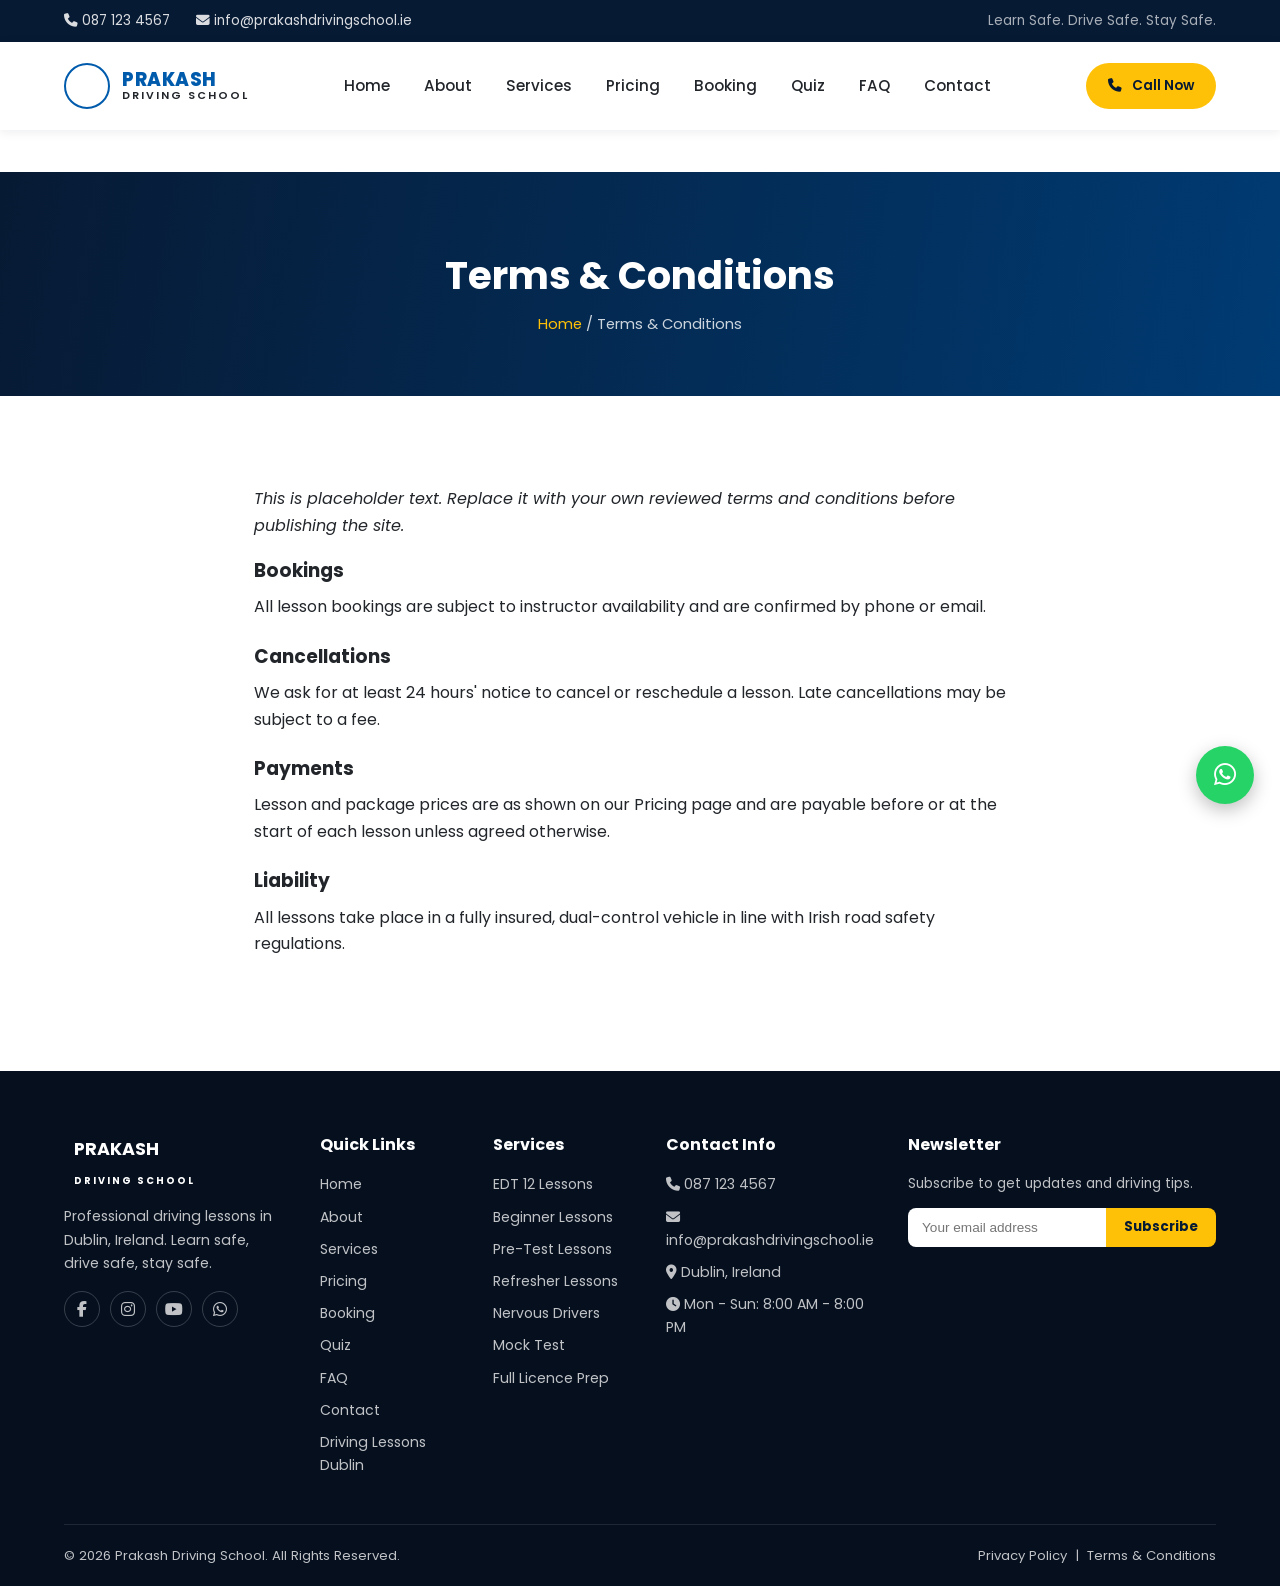
<file: terms.html>
<!DOCTYPE html>
<html lang="en-IE">
<head>
<meta charset="UTF-8">
    <meta name="viewport" content="width=device-width, initial-scale=1.0">
    <!-- PAGE TITLE: shown in the browser tab and as the clickable headline in Google search results -->
    <title>Terms &amp; Conditions | Prakash Driving School</title>
    <!-- META DESCRIPTION: the grey summary text shown under the title in Google search results -->
    <meta name="description" content="Terms and conditions for booking driving lessons with Prakash Driving School, Dublin, Ireland.">
    <meta name="keywords" content="terms and conditions prakash driving school">
    <meta name="author" content="Prakash Driving School">
    <!-- CANONICAL URL: tells search engines the "official" address of this page (EDIT SITE_URL in build2.py once live) -->
    <link rel="canonical" href="https://www.prakashdrivingschool.ie/terms.html">

    <!-- OPEN GRAPH TAGS: control how this page looks when shared on Facebook/LinkedIn/WhatsApp -->
    <meta property="og:type" content="website">
    <meta property="og:title" content="Terms &amp; Conditions | Prakash Driving School">
    <meta property="og:description" content="Terms and conditions for booking driving lessons with Prakash Driving School, Dublin, Ireland.">
    <meta property="og:url" content="https://www.prakashdrivingschool.ie/terms.html">
    <meta property="og:image" content="https://www.prakashdrivingschool.ie/images/og-image.jpg">
    <meta property="og:locale" content="en_IE">

    <!-- TWITTER CARD TAGS: control how this page looks when shared on Twitter/X -->
    <meta name="twitter:card" content="summary_large_image">
    <meta name="twitter:title" content="Terms &amp; Conditions | Prakash Driving School">
    <meta name="twitter:description" content="Terms and conditions for booking driving lessons with Prakash Driving School, Dublin, Ireland.">
    <meta name="twitter:image" content="https://www.prakashdrivingschool.ie/images/og-image.jpg">

    <!-- FAVICON: small browser-tab icon, replace files inside /favicon to change it -->
    <link rel="icon" type="image/png" href="favicon/favicon-32.png">

    <!-- GOOGLE FONT: Poppins, used everywhere via --font-main in css/style.css -->
    <link rel="preconnect" href="https://fonts.googleapis.com">
    <link rel="preconnect" href="https://fonts.gstatic.com" crossorigin>
    <link href="https://fonts.googleapis.com/css2?family=Poppins:wght@400;500;600;700;800&display=swap" rel="stylesheet">

    <!-- FONT AWESOME: icon library (car, phone, WhatsApp, star icons, etc.) -->
    <link rel="stylesheet" href="https://cdnjs.cloudflare.com/ajax/libs/font-awesome/6.5.1/css/all.min.css">

    <!-- OUR STYLESHEETS: main styles, then responsive/mobile overrides -->
    <link rel="stylesheet" href="css/style.css">
    <link rel="stylesheet" href="css/responsive.css">

    <!-- SCHEMA.ORG STRUCTURED DATA: helps Google understand this is a local driving school business -->
    <script type="application/ld+json">
    {
      "@context": "https://schema.org",
      "@type": "LocalBusiness",
      "name": "Prakash Driving School",
      "image": "https://www.prakashdrivingschool.ie/images/og-image.jpg",
      "telephone": "+353871234567",
      "email": "info@prakashdrivingschool.ie",
      "url": "https://www.prakashdrivingschool.ie/",
      "priceRange": "€€",
      "address": {
        "@type": "PostalAddress",
        "addressLocality": "Dublin",
        "addressCountry": "IE"
      },
      "areaServed": "Dublin, Ireland",
      "openingHours": "Mo-Sa 08:00-20:00"
    }
    </script>
</head>
<body>
    <!-- Page loader: full-screen spinner shown briefly while the page loads -->
    <div class="page-loader" id="page-loader"><div class="loader-spinner"></div></div>

    <!-- Topbar: quick contact details, hidden on small phones via responsive.css -->
    <div class="topbar">
        <div class="container">
            <div class="topbar-left">
                <a href="tel:+353871234567"><i class="fa-solid fa-phone"></i> 087 123 4567</a>
                <a href="mailto:info@prakashdrivingschool.ie"><i class="fa-solid fa-envelope"></i> info@prakashdrivingschool.ie</a>
            </div>
            <div class="topbar-right">Learn Safe. Drive Safe. Stay Safe.</div>
        </div>
    </div>

    <!-- Header: sticky logo + navigation, stays pinned to the top while scrolling -->
    <header class="site-header">
        <div class="container">
            <!-- LOGO: steering-wheel icon + two-line "PRAKASH / DRIVING SCHOOL" text -->
            <a href="index.html" class="logo">
                <span class="logo-icon"><i class="fa-solid fa-wheel"></i></span>
                <span class="logo-text">
                    <span class="l1">PRAKASH</span>
                    <span class="l2">DRIVING SCHOOL</span>
                </span>
            </a>
            <!-- MAIN NAV: turns into a slide-down mobile menu below 900px width (see responsive.css) -->
            <nav class="main-nav" id="main-nav">
                <a href="index.html" class="">Home</a>
                <a href="about.html" class="">About</a>
                <a href="services.html" class="">Services</a>
                <a href="pricing.html" class="">Pricing</a>
                <a href="booking.html" class="">Booking</a>
                <a href="quiz.html" class="">Quiz</a>
                <a href="faq.html" class="">FAQ</a>
                <a href="contact.html" class="">Contact</a>
            </nav>
            <div class="header-actions">
                <!-- CALL NOW BUTTON: EDIT the phone number in build2.py (PHONE_TEL / PHONE_DISPLAY) to update everywhere -->
                <a href="tel:+353871234567" class="btn btn-yellow btn-sm btn-lg-desktop"><i class="fa-solid fa-phone"></i> Call Now</a>
                <!-- HAMBURGER: only visible on mobile/tablet widths -->
                <button class="hamburger" id="hamburger" aria-label="Toggle menu">
                    <span></span><span></span><span></span>
                </button>
            </div>
        </div>
    </header>

    <!-- Legal Page Hero -->
    <section class="page-hero">
        <div class="container">
            <h1>Terms &amp; Conditions</h1>
            <div class="breadcrumb"><a href="index.html">Home</a> / Terms &amp; Conditions</div>
        </div>
    </section>

    <!-- Terms Content: PLACEHOLDER TEXT - replace with solicitor-reviewed wording before launch -->
    <section class="section">
        <div class="container" style="max-width:820px;">
            <p style="margin-bottom:20px;"><em>This is placeholder text. Replace it with your own reviewed terms and conditions before publishing the site.</em></p>
            <h3 style="margin-bottom:12px;">Bookings</h3>
            <p style="margin-bottom:24px;">All lesson bookings are subject to instructor availability and are confirmed by phone or email.</p>
            <h3 style="margin-bottom:12px;">Cancellations</h3>
            <p style="margin-bottom:24px;">We ask for at least 24 hours' notice to cancel or reschedule a lesson. Late cancellations may be subject to a fee.</p>
            <h3 style="margin-bottom:12px;">Payments</h3>
            <p style="margin-bottom:24px;">Lesson and package prices are as shown on our Pricing page and are payable before or at the start of each lesson unless agreed otherwise.</p>
            <h3 style="margin-bottom:12px;">Liability</h3>
            <p style="margin-bottom:24px;">All lessons take place in a fully insured, dual-control vehicle in line with Irish road safety regulations.</p>
        </div>
    </section>


    <!-- Footer: brand + quick links + services + contact info + newsletter -->
    <footer class="site-footer">
        <div class="container">
            <div class="footer-grid">
                <div class="footer-col">
                    <div class="footer-logo">
                        <span class="logo-icon"><i class="fa-solid fa-wheel"></i></span>
                        <span>PRAKASH<br><small style="font-size:.6rem;letter-spacing:2px;">DRIVING SCHOOL</small></span>
                    </div>
                    <p class="footer-desc">Professional driving lessons in Dublin, Ireland. Learn safe, drive safe, stay safe.</p>
                    <div class="footer-social">
                        <a href="#" aria-label="Facebook"><i class="fa-brands fa-facebook-f"></i></a>
                        <a href="#" aria-label="Instagram"><i class="fa-brands fa-instagram"></i></a>
                        <a href="#" aria-label="YouTube"><i class="fa-brands fa-youtube"></i></a>
                        <a href="https://wa.me/353871234567" aria-label="WhatsApp"><i class="fa-brands fa-whatsapp"></i></a>
                    </div>
                </div>
                <div class="footer-col">
                    <h4>Quick Links</h4>
                    <ul>
                        <li><a href="index.html">Home</a></li>
                        <li><a href="about.html">About</a></li>
                        <li><a href="services.html">Services</a></li>
                        <li><a href="pricing.html">Pricing</a></li>
                        <li><a href="booking.html">Booking</a></li>
                        <li><a href="quiz.html">Quiz</a></li>
                        <li><a href="faq.html">FAQ</a></li>
                        <li><a href="contact.html">Contact</a></li>
                        <!-- SEO landing page: kept out of the main nav on purpose, linked here for search engines + visitors -->
                        <li><a href="driving-lessons-dublin.html">Driving Lessons Dublin</a></li>
                    </ul>
                </div>
                <div class="footer-col">
                    <h4>Services</h4>
                    <ul>
                        <li><a href="services.html">EDT 12 Lessons</a></li>
                        <li><a href="services.html">Beginner Lessons</a></li>
                        <li><a href="services.html">Pre-Test Lessons</a></li>
                        <li><a href="services.html">Refresher Lessons</a></li>
                        <li><a href="services.html">Nervous Drivers</a></li>
                        <li><a href="services.html">Mock Test</a></li>
                        <li><a href="services.html">Full Licence Prep</a></li>
                    </ul>
                </div>
                <div class="footer-col">
                    <h4>Contact Info</h4>
                    <ul>
                        <!-- EDIT CONTACT DETAILS HERE (also update TOPBAR / header() in build2.py) -->
                        <li><i class="fa-solid fa-phone"></i> 087 123 4567</li>
                        <li><i class="fa-solid fa-envelope"></i> info@prakashdrivingschool.ie</li>
                        <li><i class="fa-solid fa-location-dot"></i> Dublin, Ireland</li>
                        <li><i class="fa-solid fa-clock"></i> Mon - Sun: 8:00 AM - 8:00 PM</li>
                    </ul>
                </div>
                <div class="footer-col">
                    <h4>Newsletter</h4>
                    <p style="font-size:.85rem;margin-bottom:12px;">Subscribe to get updates and driving tips.</p>
                    <form id="newsletter-form">
                        <div class="newsletter-form">
                            <input type="email" placeholder="Your email address" required aria-label="Email address">
                            <button type="submit">Subscribe</button>
                        </div>
                        <div class="form-success" style="margin-top:12px;">Thanks for subscribing!</div>
                    </form>
                </div>
            </div>
            <div class="footer-bottom">
                <div>&copy; <span class="current-year"></span> Prakash Driving School. All Rights Reserved.</div>
                <div><a href="privacy.html">Privacy Policy</a> &nbsp;|&nbsp; <a href="terms.html">Terms &amp; Conditions</a></div>
            </div>
        </div>
    </footer>

    <!-- Floating WhatsApp button: CHANGE WHATSAPP NUMBER HERE by editing WHATSAPP_NUMBER in build2.py -->
    <a href="https://wa.me/353871234567" class="whatsapp-float" target="_blank" rel="noopener" aria-label="Chat on WhatsApp">
        <i class="fa-brands fa-whatsapp"></i>
        <span class="wa-tooltip">Chat on WhatsApp</span>
    </a>
    <!-- Back to top button: hidden until the visitor scrolls down (see script.js) -->
    <button class="back-to-top" id="back-to-top" aria-label="Back to top"><i class="fa-solid fa-arrow-up"></i></button>

    <!-- JavaScript: no libraries, just our own two files -->
    <script src="js/script.js"></script>
    
</body>
</html>
</file>
<file: css/style.css>
/* =====================================================================
   PRAKASH DRIVING SCHOOL — MAIN STYLESHEET (style.css)
   -----------------------------------------------------------------
   HOW THIS FILE IS ORGANISED (search for these ALL-CAPS headings):
   1. CSS VARIABLES        - edit colours / fonts HERE
   2. RESET / BASE STYLES
   3. UTILITIES             - buttons, containers, section titles
   4. TOPBAR + HEADER / NAV
   5. HERO SECTION + CAR ANIMATION
   6. TRUST STRIP
   7. SERVICES / CARDS
   8. ABOUT SECTION
   9. PRICING
   10. TESTIMONIALS
   11. FAQ ACCORDION
   12. BOOKING / CONTACT FORMS
   13. FOOTER
   14. FLOATING BUTTONS (WhatsApp + Back to Top)
   15. LOADING SPINNER
   16. QUIZ PAGE
   17. 404 / ERROR PAGE
   Mobile-only overrides live in css/responsive.css, not here.
===================================================================== */

/* ============ 1. CSS VARIABLES ============
   Change any colour/font here and it updates across the ENTIRE website. */
:root {
    --color-primary: #005BAC;        /* MAIN BRAND BLUE - logo, links, icons, headings accents */
    --color-primary-dark: #003B73;   /* Darker blue - button hover states */
    --color-navy: #071A34;           /* DEEP NAVY - topbar, hero overlay, trust strip, testimonials, footer backgrounds */
    --color-navy-light: #10284A;     /* Slightly lighter navy - testimonial card backgrounds */
    --color-secondary: #FFC107;      /* ACCENT YELLOW - CTA buttons, eyebrow labels on dark backgrounds, stars */
    --color-secondary-dark: #e0a800; /* Darker yellow - hover state on yellow buttons */
    --color-white: #ffffff;          /* White - backgrounds, text on dark colours */
    --color-dark-grey: #22262b;      /* DARK GREY - body text colour */
    --color-light-grey: #f4f6f9;     /* Light grey - alternating section backgrounds */
    --color-mid-grey: #6c7480;       /* Medium grey - secondary / muted text */
    --color-border: #e6e9ee;         /* Light border colour used on cards/inputs */
    --color-success: #1e7e34;        /* Green - correct quiz answers / form success message */
    --color-danger: #c82333;         /* Red - wrong quiz answers */
    --color-whatsapp: #25D366;       /* WhatsApp brand green - floating button */

    --font-main: 'Poppins', sans-serif; /* MAIN FONT - change here to swap the whole site's typeface */

    --radius-sm: 8px;    /* SHAPE - small rounded corners (inputs, badges) */
    --radius-md: 14px;   /* SHAPE - medium rounded corners (cards) */
    --radius-lg: 50px;   /* SHAPE - fully rounded / pill buttons */

    --shadow-sm: 0 2px 10px rgba(7,26,52,.08);   /* subtle shadow for cards */
    --shadow-md: 0 12px 30px rgba(7,26,52,.16);  /* stronger shadow for hovered cards */

    --container-width: 1200px;  /* POSITION - max width of centred page content */
    --header-height: 88px;      /* SIZE - height of the main sticky nav (topbar sits above this) */
    --topbar-height: 42px;      /* SIZE - height of the thin dark topbar strip */
}

/* ============ 2. RESET / BASE STYLES ============ */
* { margin: 0; padding: 0; box-sizing: border-box; } /* removes default browser spacing; box-sizing includes padding+border in width/height */

html {
    scroll-behavior: smooth; /* ANIMATION - smooth scrolling for in-page anchor links (e.g. FAQ, homepage sections) */
    scroll-padding-top: calc(var(--header-height) + var(--topbar-height)); /* POSITION - stops the sticky header covering scrolled-to sections */
}

body {
    font-family: var(--font-main);   /* FONT - body text typeface (Poppins) */
    color: var(--color-dark-grey);   /* COLOUR - default text colour */
    line-height: 1.65;                /* spacing between lines, improves readability */
    background: var(--color-white);   /* COLOUR - default page background */
    overflow-x: hidden;                /* POSITION - prevents horizontal scroll from animated/positioned elements */
}

img { max-width: 100%; display: block; }         /* SIZE - images never overflow their container */
a { color: inherit; text-decoration: none; }      /* removes default blue/underline link styling */
ul { list-style: none; }                           /* removes bullet points; icons are added manually where needed */
button { font-family: inherit; }

h1, h2, h3, h4 {
    font-family: var(--font-main);
    font-weight: 700;                 /* WEIGHT - bold headings */
    line-height: 1.25;
    color: var(--color-dark-grey);     /* COLOUR - default heading colour (overridden to white on dark sections) */
}

/* Accessibility: visible keyboard-focus outline on interactive elements */
a:focus-visible, button:focus-visible, input:focus-visible,
select:focus-visible, textarea:focus-visible {
    outline: 3px solid var(--color-secondary); /* COLOUR - yellow focus ring, clearly visible for keyboard users */
    outline-offset: 2px;
}

/* ============ 3. UTILITIES ============ */
.container {
    width: 100%;
    max-width: var(--container-width); /* POSITION - centres content, caps width on large screens */
    margin: 0 auto;                     /* POSITION - horizontal centring */
    padding: 0 24px;                     /* POSITION - side gutters on smaller screens */
}

.section { padding: 90px 0; }                          /* POSITION - consistent vertical spacing between sections */
.section-alt { background: var(--color-light-grey); }  /* COLOUR - light grey background for alternating sections */
.section-navy { background: var(--color-navy); color: rgba(255,255,255,.85); } /* COLOUR - deep navy section background (trust strip, testimonials) */
.section-navy h2, .section-navy h3 { color: var(--color-white); } /* COLOUR - white headings on navy sections */

.section-title { text-align: center; max-width: 680px; margin: 0 auto 50px; }
.eyebrow {
    display: inline-block;
    color: var(--color-primary);      /* COLOUR - blue eyebrow label, used on LIGHT backgrounds (e.g. "OUR SERVICES") */
    font-weight: 700;
    letter-spacing: 1.5px;
    text-transform: uppercase;
    font-size: .82rem;
    margin-bottom: 10px;
}
.eyebrow-light {
    color: var(--color-secondary);    /* COLOUR - yellow eyebrow label, used on DARK/navy backgrounds (e.g. hero, testimonials) */
    display: inline-block;
    font-weight: 700;
    letter-spacing: 1.5px;
    text-transform: uppercase;
    font-size: .82rem;
    margin-bottom: 10px;
}
.section-title h2 { font-size: clamp(1.7rem, 3.2vw, 2.4rem); }
.section-title p { color: var(--color-mid-grey); margin-top: 12px; } /* COLOUR - muted grey supporting text */

/* Buttons: rounded "pill" shape, two colour styles (yellow solid + outline) */
.btn {
    display: inline-flex;
    align-items: center;
    gap: 10px;
    padding: 15px 32px;
    border-radius: var(--radius-lg);   /* SHAPE - fully rounded pill button */
    font-weight: 600;
    font-size: .98rem;
    border: 2px solid transparent;
    cursor: pointer;
    transition: transform .25s ease, box-shadow .25s ease, background .25s ease, color .25s ease; /* ANIMATION - smooth hover feedback */
}
.btn:hover { transform: translateY(-3px); box-shadow: var(--shadow-md); } /* ANIMATION/POSITION - lifts button slightly on hover */
.btn-yellow { background: var(--color-secondary); color: var(--color-navy); } /* COLOUR - solid yellow button (main CTA, e.g. "Book a Lesson") */
.btn-yellow:hover { background: var(--color-secondary-dark); }
.btn-outline-white { background: transparent; border-color: rgba(255,255,255,.8); color: var(--color-white); } /* COLOUR - transparent + white outline, used on dark hero */
.btn-outline-white:hover { background: var(--color-white); color: var(--color-navy); }
.btn-blue { background: var(--color-primary); color: var(--color-white); } /* COLOUR - solid blue button */
.btn-blue:hover { background: var(--color-primary-dark); }
.btn-outline-blue { background: transparent; border-color: var(--color-primary); color: var(--color-primary); } /* COLOUR - blue outline on light backgrounds */
.btn-outline-blue:hover { background: var(--color-primary); color: var(--color-white); }
.btn-block { width: 100%; justify-content: center; }
.btn-lg { padding: 17px 38px; font-size: 1.02rem; }
.btn-sm { padding: 10px 20px; font-size: .85rem; }

/* Generic fade/slide-up scroll animation; ".in-view" is added by script.js via IntersectionObserver */
.reveal { opacity: 0; transform: translateY(28px); transition: opacity .7s ease, transform .7s ease; }
.reveal.in-view { opacity: 1; transform: translateY(0); } /* POSITION - settles into its normal spot once revealed */
@media (prefers-reduced-motion: reduce) {
    .reveal, .btn, .car-drive, .whatsapp-float { transition: none !important; animation: none !important; opacity: 1 !important; transform: none !important; }
}

/* ============ 4. TOPBAR + HEADER / NAV ============ */
.topbar {
    height: var(--topbar-height);
    background: var(--color-navy);          /* COLOUR - deep navy thin strip above the main nav */
    color: rgba(255,255,255,.85);
    font-size: .85rem;
}
.topbar .container { height: 100%; display: flex; align-items: center; justify-content: space-between; }
.topbar-left { display: flex; gap: 26px; }
.topbar-left a:hover { color: var(--color-secondary); } /* COLOUR - yellow hover on phone/email links */
.topbar-right { color: rgba(255,255,255,.65); }

.site-header {
    position: fixed;                                /* POSITION - keeps header pinned while scrolling (sticky nav) */
    top: var(--topbar-height); left: 0; right: 0;     /* POSITION - sits directly under the topbar */
    height: var(--header-height);
    background: var(--color-white);                    /* COLOUR - white nav background */
    box-shadow: var(--shadow-sm);
    z-index: 1000;                                       /* POSITION (stacking) - stays above all page content */
}
.site-header .container { height: 100%; display: flex; align-items: center; justify-content: space-between; }

.logo { display: flex; align-items: center; gap: 12px; }
.logo .logo-icon {
    width: 46px; height: 46px;
    border-radius: 50%;
    border: 2.5px solid var(--color-primary); /* COLOUR - blue ring around the steering-wheel logo icon */
    display: flex; align-items: center; justify-content: center;
    color: var(--color-primary);
    font-size: 1.3rem;
}
.logo-text { line-height: 1.15; }
.logo-text .l1 { display: block; font-weight: 800; color: var(--color-primary); font-size: 1.15rem; letter-spacing: .5px; } /* COLOUR - "PRAKASH" in blue */
.logo-text .l2 { display: block; font-weight: 600; color: var(--color-dark-grey); font-size: .68rem; letter-spacing: 2px; } /* COLOUR - "DRIVING SCHOOL" in dark grey */

.main-nav { display: flex; align-items: center; gap: 4px; }
.main-nav a {
    padding: 10px 15px;
    font-weight: 500;
    font-size: .95rem;
    color: var(--color-dark-grey);   /* COLOUR - default nav link text */
    border-radius: var(--radius-sm);
    transition: color .25s ease;
}
.main-nav a:hover, .main-nav a.active { color: var(--color-primary); } /* COLOUR - blue on hover / current page, matches reference design */

.header-actions { display: flex; align-items: center; gap: 16px; }

/* Hamburger button - hidden on desktop, shown on mobile via responsive.css */
.hamburger { display: none; flex-direction: column; gap: 5px; background: none; border: none; cursor: pointer; padding: 6px; }
.hamburger span {
    width: 26px; height: 3px;
    background: var(--color-primary);   /* COLOUR - hamburger bar colour */
    border-radius: 2px;
    transition: transform .3s ease, opacity .3s ease; /* ANIMATION - morphs into an "X" when the menu opens */
}
.hamburger.open span:nth-child(1) { transform: translateY(8px) rotate(45deg); }
.hamburger.open span:nth-child(2) { opacity: 0; }
.hamburger.open span:nth-child(3) { transform: translateY(-8px) rotate(-45deg); }

/* ============ 5. HERO SECTION + CAR ANIMATION ============ */
.hero {
    position: relative;                                              /* POSITION - lets overlay/car/carousel-controls sit on top */
    min-height: 88vh;
    display: flex; align-items: center;                                /* POSITION - vertically centres hero text */
    margin-top: calc(var(--header-height) + var(--topbar-height));      /* POSITION - pushes hero below the fixed header+topbar */
    overflow: hidden;                                                    /* POSITION - hides the car icon once it drives off either edge */
    color: var(--color-white);
}
.hero-slide {
    position: absolute; inset: 0;    /* POSITION - each slide fills the whole hero area */
    background-size: cover; background-position: center;
    opacity: 0;                        /* hidden by default */
    transition: opacity 1s ease;        /* ANIMATION - crossfade between slides */
    z-index: 0;
}
.hero-slide.active { opacity: 1; }  /* shows the current slide */
/* EDIT IMAGE HERE: replace the url() below (or the inline style in each HTML file) with your own photo */
#hero-slide-1 { background-image: linear-gradient(120deg, rgba(7,26,52,.15), rgba(7,26,52,.15)), url('../images/hero-driving.jpg'); }
#hero-slide-2 { background-image: linear-gradient(120deg, rgba(7,26,52,.15), rgba(7,26,52,.15)), url('../images/hero-night-driving.jpg'); }
#hero-slide-3 { background-image: linear-gradient(120deg, rgba(7,26,52,.15), rgba(7,26,52,.15)), url('../images/hero-test-pass.jpg'); }
.hero-overlay {
    position: absolute; inset: 0;   /* POSITION - covers the whole hero, above the photo slides */
    /* COLOUR - deep navy gradient overlay so white hero text stays readable; edit rgba() values to change darkness */
    background: linear-gradient(100deg, rgba(7,26,52,.88), rgba(0,91,172,.45));
    z-index: 1;
}
.hero-content { position: relative; z-index: 2; max-width: 640px; } /* POSITION - sits above the overlay via z-index */
.hero-content .eyebrow-light { margin-bottom: 18px; }
.hero-content h1 { font-size: clamp(2rem, 4.6vw, 3.3rem); margin-bottom: 18px; color: var(--color-white); } /* COLOUR - white headline */
.hero-content p { font-size: 1.08rem; margin-bottom: 32px; color: rgba(255,255,255,.88); max-width: 540px; } /* COLOUR - near-white subheading */
.hero-buttons { display: flex; gap: 16px; flex-wrap: wrap; }
.plate-swap {
    width: 64px; height: 64px;
    perspective: 800px;
    margin-bottom: 22px;
}
.plate-inner {
    position: relative;
    width: 100%; height: 100%;
    transform-style: preserve-3d;
    animation: flipPlate 3s infinite ease-in-out;
}
.plate {
    position: absolute; inset: 0;
    background: var(--color-white);
    border: 3px solid var(--color-dark-grey);
    border-radius: 8px;
    display: flex; align-items: center; justify-content: center;
    font-weight: 800;
    font-size: 2rem;
    font-family: Arial, Helvetica, sans-serif;
    box-shadow: var(--shadow-md);
    backface-visibility: hidden;
}
.plate-front { color: #E4032E; }
.plate-back  { color: #E4032E; transform: rotateY(180deg); }
@keyframes flipPlate {
    0%, 40%  { transform: rotateY(0deg); }
    50%, 90% { transform: rotateY(180deg); }
    100%     { transform: rotateY(360deg); }
}

/* Carousel prev/next arrows + dot indicators (vanilla JS controlled, see script.js) */
.hero-arrow {
    position: absolute; top: 50%; transform: translateY(-50%);  /* POSITION - vertically centred on the hero */
    width: 46px; height: 46px;
    background: rgba(255,255,255,.15);
    border: none; border-radius: 50%;
    color: var(--color-white);
    font-size: 1.1rem;
    cursor: pointer;
    z-index: 3;
    transition: background .25s ease;
}
.hero-arrow:hover { background: rgba(255,255,255,.3); }
.hero-arrow.prev { left: 24px; }   /* POSITION - left edge of the hero */
.hero-arrow.next { right: 24px; }  /* POSITION - right edge of the hero */
.hero-dots { position: absolute; bottom: 26px; left: 50%; transform: translateX(-50%); display: flex; gap: 10px; z-index: 3; } /* POSITION - centred row of dots near the bottom of the hero */
.hero-dots button {
    width: 10px; height: 10px; border-radius: 50%;
    border: none; background: rgba(255,255,255,.45); cursor: pointer;
    transition: background .25s ease, width .25s ease;
}
.hero-dots button.active { background: var(--color-secondary); width: 26px; border-radius: var(--radius-lg); } /* COLOUR - yellow, widens to a pill for the active dot */

/* Animated car + dashed road line driving along the bottom of the hero (decorative background animation) */
.road-lane {
    position: absolute;                 /* POSITION - sits above the hero photo/overlay */
    left: 0; right: 0; bottom: 92px;      /* POSITION - distance from the hero's bottom edge; raise/lower here */
    height: 4px;
    z-index: 2;
    /* COLOUR - dashed white line, drawn using a repeating gradient (no image file needed) */
    background-image: repeating-linear-gradient(to right, rgba(255,255,255,.5) 0 26px, transparent 26px 48px);
}
.car-drive {
    position: absolute;        /* POSITION - floats above the road line */
    bottom: 80px;                /* POSITION - lifts the car so its wheels sit on the dashed line */
    left: -14%;                   /* POSITION - starting point, just off-screen to the left */
    z-index: 2;
    width: 110px;                  /* SIZE - width of the car icon; height scales automatically */
    animation: driveAcross 13s linear infinite; /* ANIMATION - drives left-to-right, 13s per loop, repeats forever */
    filter: drop-shadow(0 6px 10px rgba(0,0,0,.35)); /* soft shadow under the car for depth */
}
.car-drive svg { width: 100%; height: auto; display: block; }
@keyframes driveAcross {
    0%   { left: -14%; }   /* POSITION - animation start (off-screen left) */
    100% { left: 108%; }   /* POSITION - animation end (off-screen right), then loops back to 0% */
}
@media (max-width: 576px) {
    .car-drive { width: 66px; }    /* SIZE - smaller car on phones */
    .road-lane { bottom: 70px; }    /* POSITION - road sits a little higher on phones (less hero height) */
    .hero-arrow { display: none; }   /* hides prev/next arrows on very small screens to reduce clutter */
}

/* Smaller "page hero" banner used at the top of every inner page (About, Services, Pricing, etc.) */
.page-hero {
    position: relative;
    margin-top: calc(var(--header-height) + var(--topbar-height)); /* POSITION - sits below the fixed header+topbar */
    padding: 80px 0 60px;
    text-align: center;
    color: var(--color-white);
    background: linear-gradient(100deg, var(--color-navy), var(--color-primary-dark)); /* COLOUR - navy-to-blue gradient banner */
    overflow: hidden;
}
.page-hero h1 { color: var(--color-white); font-size: clamp(1.7rem, 3.8vw, 2.4rem); }
.page-hero .breadcrumb { margin-top: 12px; color: rgba(255,255,255,.8); font-size: .92rem; }
.page-hero .breadcrumb a { color: var(--color-secondary); } /* COLOUR - yellow "Home" breadcrumb link */
.page-hero .road-lane { bottom: 14px; }  /* POSITION - car animation road sits near the bottom of this shorter banner */
.page-hero .car-drive { bottom: 6px; width: 80px; }

/* ============ 6. TRUST STRIP (4-column highlight bar directly under the hero) ============ */
.trust-strip { padding: 26px 0; }
.trust-grid { display: grid; grid-template-columns: repeat(4, 1fr); }
.trust-item {
    display: flex; align-items: center; gap: 14px;
    padding: 6px 24px;
    border-right: 1px solid rgba(255,255,255,.12); /* COLOUR - faint divider line between trust items */
}
.trust-item:last-child { border-right: none; }
.trust-item i {
    width: 46px; height: 46px; flex-shrink: 0;
    display: flex; align-items: center; justify-content: center;
    background: rgba(255,255,255,.1);   /* COLOUR - faint white circle behind each trust icon */
    color: var(--color-white);            /* COLOUR - white trust icons */
    border-radius: 50%;
    font-size: 1.15rem;
}
.trust-item h4 { color: var(--color-white); font-size: .98rem; margin-bottom: 2px; }
.trust-item p { color: rgba(255,255,255,.65); font-size: .82rem; }

/* ============ 7. SERVICES / CARDS ============ */
.services-grid { display: grid; grid-template-columns: repeat(7, 1fr); gap: 18px; } /* POSITION - 7 cards across on large desktop, matches reference */
.service-card {
    background: var(--color-white);
    border: 1px solid var(--color-border);
    border-radius: var(--radius-md);          /* SHAPE - rounded card corners */
    overflow: visible;                          /* lets the circular icon badge overlap the image edge */
    box-shadow: var(--shadow-sm);
    transition: transform .3s ease, box-shadow .3s ease; /* ANIMATION - hover lift */
    text-align: center;
}
.service-card:hover { transform: translateY(-8px); box-shadow: var(--shadow-md); } /* ANIMATION/POSITION - lifts card on hover */
.service-card .service-img-wrap { position: relative; border-radius: var(--radius-md) var(--radius-md) 0 0; overflow: hidden; height: 120px; }
.service-card .service-img-wrap img { width: 100%; height: 100%; object-fit: cover; } /* SIZE - fills the image area, cropped to fit */
.service-icon {
    width: 46px; height: 46px;
    display: flex; align-items: center; justify-content: center;
    background: var(--color-primary);     /* COLOUR - solid blue circular icon badge */
    color: var(--color-white);
    border-radius: 50%;
    font-size: 1.1rem;
    margin: -23px auto 10px;                 /* POSITION - pulls the badge up so it overlaps the image/body boundary */
    border: 4px solid var(--color-white);      /* COLOUR - white ring separating the badge from the image behind it */
    position: relative; z-index: 2;
}
.service-body { padding: 4px 16px 22px; }
.service-card h3 { font-size: .98rem; margin-bottom: 8px; }
.service-card p { color: var(--color-mid-grey); font-size: .82rem; margin-bottom: 14px; }
.service-card .learn-more { color: var(--color-primary); font-weight: 600; font-size: .85rem; display: inline-flex; align-items: center; gap: 6px; } /* COLOUR - blue "Learn More" link */
.service-card .learn-more:hover { gap: 10px; } /* ANIMATION - arrow nudges further right on hover */

/* ============ 8. ABOUT SECTION ============ */
.about-grid { display: grid; grid-template-columns: 1fr 1fr; gap: 60px; align-items: center; }
.about-media { position: relative; } /* POSITION - lets a small badge overlap the main photo if desired later */
.about-media img { border-radius: var(--radius-md); box-shadow: var(--shadow-md); }
.about-list { margin: 20px 0 26px; display: grid; gap: 12px; }
.about-list li { display: flex; align-items: flex-start; gap: 12px; font-size: .95rem; }
.about-list i {
    width: 22px; height: 22px; flex-shrink: 0;
    display: flex; align-items: center; justify-content: center;
    background: var(--color-primary);   /* COLOUR - small solid blue circular checkmark */
    color: var(--color-white);
    border-radius: 50%;
    font-size: .7rem;
    margin-top: 2px;
}

/* ============ 9. PRICING ============ */
.pricing-grid { display: grid; grid-template-columns: repeat(4, 1fr); gap: 26px; }
.pricing-card {
    background: var(--color-white);
    border: 2px solid var(--color-border); /* COLOUR - light grey border, turns blue on the featured plan below */
    border-radius: var(--radius-md);
    padding: 36px 26px;
    text-align: center;
    transition: transform .3s ease, box-shadow .3s ease;
}
.pricing-card:hover { transform: translateY(-6px); box-shadow: var(--shadow-md); }
.pricing-card.featured { border-color: var(--color-primary); position: relative; } /* COLOUR - highlighted plan border */
.pricing-card.featured::before {
    content: "Most Popular";
    position: absolute; top: -14px; left: 50%; transform: translateX(-50%); /* POSITION - centred ribbon above the card */
    background: var(--color-secondary); color: var(--color-navy);           /* COLOUR - yellow "Most Popular" ribbon */
    padding: 6px 16px; border-radius: var(--radius-lg); font-size: .75rem; font-weight: 700;
}
/* EDIT PRICE HERE: change the number inside .price on each pricing page/card */
.pricing-card .price { font-size: 2.2rem; font-weight: 700; color: var(--color-primary); margin: 14px 0 4px; } /* COLOUR - large blue price */
.pricing-card .price span { font-size: .95rem; color: var(--color-mid-grey); font-weight: 400; }
.pricing-card ul { margin: 20px 0; display: grid; gap: 10px; text-align: left; font-size: .9rem; }
.pricing-card ul i { color: var(--color-primary); margin-right: 8px; } /* COLOUR - blue checkmarks in pricing feature lists */

/* ============ 10. TESTIMONIALS ============ */
.testimonial-track { display: grid; grid-template-columns: repeat(4, 1fr); gap: 22px; }
.testimonial-card {
    background: var(--color-navy-light);  /* COLOUR - slightly lighter navy card on the dark testimonials section */
    border-radius: var(--radius-md);
    padding: 26px 22px;
}
.testimonial-card .stars { color: var(--color-secondary); margin-bottom: 12px; font-size: .85rem; } /* COLOUR - yellow star rating icons */
.testimonial-card p { font-size: .9rem; color: rgba(255,255,255,.85); margin-bottom: 18px; } /* COLOUR - off-white quote text */
.testimonial-student { display: flex; align-items: center; gap: 10px; }
.testimonial-avatar {
    width: 42px; height: 42px; border-radius: 50%;
    background: var(--color-primary); color: var(--color-white); /* COLOUR - blue circular initials avatar */
    display: flex; align-items: center; justify-content: center; font-weight: 700; font-size: .85rem; flex-shrink: 0;
}
.testimonial-student .name { color: var(--color-white); font-weight: 600; font-size: .9rem; } /* COLOUR - white student name */
.testimonial-controls { display: flex; justify-content: center; align-items: center; gap: 16px; margin-top: 34px; }
.testimonial-controls button {
    width: 40px; height: 40px; border-radius: 50%; border: none;
    background: rgba(255,255,255,.1); color: var(--color-white); cursor: pointer;
}
.testimonial-dots { display: flex; gap: 8px; }
.testimonial-dots span { width: 8px; height: 8px; border-radius: 50%; background: rgba(255,255,255,.35); display: inline-block; }
.testimonial-dots span.active { background: var(--color-secondary); } /* COLOUR - yellow active dot */

/* ============ 11. FAQ ACCORDION ============ */
.faq-list { max-width: 800px; margin: 0 auto; display: grid; gap: 14px; }
.faq-item { background: var(--color-white); border: 1px solid var(--color-border); border-radius: var(--radius-md); overflow: hidden; }
.faq-question {
    width: 100%;
    display: flex; align-items: center; justify-content: space-between;
    padding: 20px 24px;
    background: none; border: none; cursor: pointer;
    font-weight: 600; font-size: 1rem; text-align: left;
    color: var(--color-dark-grey);
}
.faq-question i { color: var(--color-primary); transition: transform .3s ease; } /* ANIMATION - chevron icon rotates when opened */
.faq-item.open .faq-question i { transform: rotate(180deg); }
.faq-answer {
    max-height: 0;                                   /* POSITION/ANIMATION - collapsed by default, expanded height set inline by JS */
    overflow: hidden;
    transition: max-height .35s ease, padding .35s ease; /* ANIMATION - smooth expand/collapse */
    padding: 0 24px;
    color: var(--color-mid-grey);
    font-size: .93rem;
}
.faq-item.open .faq-answer { padding: 0 24px 20px; }

/* ============ 12. BOOKING / CONTACT FORMS ============ */
.form-card { background: var(--color-white); border-radius: var(--radius-md); box-shadow: var(--shadow-sm); padding: 40px; }
.form-grid { display: grid; grid-template-columns: 1fr 1fr; gap: 20px; }
.form-group { margin-bottom: 20px; display: flex; flex-direction: column; gap: 8px; }
.form-group.full { grid-column: 1 / -1; } /* POSITION - lets a field span both columns (e.g. the message textarea) */
.form-group label { font-weight: 600; font-size: .88rem; }
.form-group input, .form-group select, .form-group textarea {
    padding: 14px 16px;
    border: 1.5px solid var(--color-border);
    border-radius: var(--radius-sm);   /* SHAPE - slightly rounded input corners */
    font-size: .93rem;
    transition: border-color .25s ease, box-shadow .25s ease;
}
.form-group input:focus, .form-group select:focus, .form-group textarea:focus {
    border-color: var(--color-primary);              /* COLOUR - blue border on focus */
    box-shadow: 0 0 0 3px rgba(0,91,172,.15);          /* COLOUR - soft blue focus glow */
    outline: none;
}
.form-group textarea { resize: vertical; min-height: 120px; }
.radio-group { display: flex; gap: 20px; flex-wrap: wrap; }
.radio-group label { display: flex; align-items: center; gap: 8px; font-weight: 500; font-size: .9rem; }

/* Honeypot spam-trap field: invisible to real visitors, catches automated form spam */
.hp-field { position: absolute; left: -9999px; top: -9999px; opacity: 0; height: 0; width: 0; pointer-events: none; }

.contact-info-grid { display: grid; grid-template-columns: repeat(3, 1fr); gap: 22px; margin-bottom: 46px; }
.contact-info-card { background: var(--color-white); border: 1px solid var(--color-border); border-radius: var(--radius-md); padding: 28px 22px; text-align: center; box-shadow: var(--shadow-sm); }
.contact-info-card i {
    width: 54px; height: 54px;
    display: flex; align-items: center; justify-content: center;
    margin: 0 auto 14px;
    background: var(--color-primary); color: var(--color-white); /* COLOUR - solid blue circular icon */
    border-radius: 50%; font-size: 1.25rem;
}
.map-wrap { border-radius: var(--radius-md); overflow: hidden; box-shadow: var(--shadow-sm); margin-bottom: 46px; }
.map-wrap iframe { width: 100%; height: 380px; border: 0; display: block; } /* SIZE - map height, EDIT src in HTML for your real address */

/* Success / thank-you notice shown after a form submits */
.form-success {
    display: none;
    background: #e6f6ea;
    border: 1px solid var(--color-success);
    color: var(--color-success);             /* COLOUR - green success message */
    padding: 16px 20px;
    border-radius: var(--radius-sm);
    margin-bottom: 20px;
    font-weight: 600;
    font-size: .92rem;
}
.form-success.show { display: block; }

/* ============ 13. FOOTER ============ */
.site-footer { background: #050f1e; color: rgba(255,255,255,.75); padding: 64px 0 0; } /* COLOUR - near-black navy footer background */
.footer-grid { display: grid; grid-template-columns: 1.6fr 1fr 1fr 1fr 1.3fr; gap: 34px; padding-bottom: 46px; }
.footer-col h4 { color: var(--color-white); margin-bottom: 18px; font-size: 1rem; } /* COLOUR - white footer column headings */
.footer-col ul { display: grid; gap: 9px; font-size: .88rem; }
.footer-col a:hover { color: var(--color-secondary); } /* COLOUR - yellow highlight on footer link hover */
.footer-desc { font-size: .88rem; margin: 12px 0 16px; }
.footer-logo { display: flex; align-items: center; gap: 10px; color: var(--color-white); font-weight: 700; font-size: 1.1rem; }
.footer-logo .logo-icon { border-color: var(--color-secondary); color: var(--color-secondary); } /* COLOUR - yellow ring around footer steering-wheel icon */
.footer-social { display: flex; gap: 10px; margin-top: 6px; }
.footer-social a {
    width: 36px; height: 36px; border-radius: 50%;
    border: 1px solid rgba(255,255,255,.2);
    display: flex; align-items: center; justify-content: center;
    transition: background .25s ease, border-color .25s ease;
}
.footer-social a:hover { background: var(--color-primary); border-color: var(--color-primary); } /* COLOUR - blue highlight on hover */
.newsletter-form { display: flex; margin-top: 4px; }
.newsletter-form input { flex: 1; padding: 12px 14px; border: none; border-radius: var(--radius-sm) 0 0 var(--radius-sm); font-size: .85rem; }
.newsletter-form button { background: var(--color-secondary); color: var(--color-navy); border: none; padding: 0 18px; border-radius: 0 var(--radius-sm) var(--radius-sm) 0; font-weight: 700; cursor: pointer; } /* COLOUR - yellow subscribe button */
.footer-bottom {
    border-top: 1px solid rgba(255,255,255,.1);
    padding: 20px 0;
    display: flex; justify-content: space-between; flex-wrap: wrap; gap: 10px;
    font-size: .82rem;
}
.footer-bottom a:hover { color: var(--color-secondary); }

/* ============ 14. FLOATING BUTTONS ============ */
/* CHANGE WHATSAPP NUMBER HERE: edit the href="https://wa.me/..." on the <a class="whatsapp-float"> element in every HTML file */
.whatsapp-float {
    position: fixed;                 /* POSITION - stays in the same screen spot while scrolling */
    bottom: 96px; right: 26px;         /* POSITION - sits above the back-to-top button, bottom-right corner */
    width: 58px; height: 58px;
    background: var(--color-whatsapp);  /* COLOUR - WhatsApp brand green */
    color: var(--color-white);
    border-radius: 50%;                  /* SHAPE - perfect circle */
    display: flex; align-items: center; justify-content: center;
    font-size: 1.6rem;
    box-shadow: 0 6px 18px rgba(0,0,0,.25);
    z-index: 999;                          /* POSITION (stacking) - floats above all page content */
    animation: pulse 2.4s infinite;          /* ANIMATION - gentle pulsing ring to draw the eye */
}
.whatsapp-float .wa-tooltip {
    position: absolute; right: 70px; top: 50%; transform: translateY(-50%); /* POSITION - tooltip sits to the left of the bubble */
    background: var(--color-navy); color: var(--color-white);
    padding: 6px 14px; border-radius: var(--radius-sm);
    font-size: .78rem; white-space: nowrap;
    opacity: 0; pointer-events: none;
    transition: opacity .25s ease;
}
.whatsapp-float:hover .wa-tooltip { opacity: 1; } /* ANIMATION - tooltip fades in on hover */
@keyframes pulse {
    0%   { box-shadow: 0 0 0 0 rgba(37,211,102,.55); }  /* ANIMATION - pulse ring start */
    70%  { box-shadow: 0 0 0 16px rgba(37,211,102,0); }   /* ANIMATION - ring expands and fades out */
    100% { box-shadow: 0 0 0 0 rgba(37,211,102,0); }
}
.back-to-top {
    position: fixed;                  /* POSITION - stays in place while scrolling */
    bottom: 26px; right: 26px;          /* POSITION - bottom-right corner, below the WhatsApp bubble */
    width: 48px; height: 48px;
    background: var(--color-primary);    /* COLOUR - solid blue circle */
    color: var(--color-white);
    border: none;
    border-radius: 50%;
    display: none;                        /* hidden until the visitor scrolls down (revealed by script.js) */
    align-items: center; justify-content: center;
    font-size: 1.1rem;
    cursor: pointer;
    box-shadow: var(--shadow-md);
    z-index: 999;
    transition: background .25s ease;
}
.back-to-top:hover { background: var(--color-primary-dark); } /* COLOUR - darker blue on hover */

/* ============ 15. LOADING SPINNER ============ */
.page-loader {
    position: fixed; inset: 0;                 /* POSITION - covers the entire screen */
    background: var(--color-white);
    display: flex; align-items: center; justify-content: center;
    z-index: 99999;                              /* POSITION (stacking) - sits above everything while loading */
    transition: opacity .4s ease, visibility .4s ease;
}
.page-loader.hide { opacity: 0; visibility: hidden; } /* ANIMATION - fades out once the window "load" event fires */
.loader-spinner {
    width: 52px; height: 52px;
    border: 5px solid var(--color-light-grey);
    border-top-color: var(--color-primary);        /* COLOUR - blue spinning segment */
    border-radius: 50%;
    animation: spin .8s linear infinite;             /* ANIMATION - continuous rotation */
}
@keyframes spin { to { transform: rotate(360deg); } }

/* ============ 16. QUIZ PAGE ============ */
.quiz-progress { display: flex; justify-content: space-between; align-items: center; margin-bottom: 20px; font-weight: 600; font-size: .92rem; }
.quiz-progress-bar { height: 10px; background: var(--color-light-grey); border-radius: var(--radius-lg); overflow: hidden; margin-bottom: 28px; }
.quiz-progress-fill { height: 100%; width: 0%; background: var(--color-primary); transition: width .35s ease; } /* COLOUR/ANIMATION - blue bar grows as the quiz progresses */
.quiz-card { background: var(--color-white); border: 1px solid var(--color-border); border-radius: var(--radius-md); box-shadow: var(--shadow-sm); padding: 38px; }
.quiz-question { font-size: 1.15rem; font-weight: 600; margin-bottom: 24px; }
.quiz-options { display: grid; gap: 13px; margin-bottom: 24px; }
.quiz-option {
    padding: 15px 20px;
    border: 2px solid var(--color-border);
    border-radius: var(--radius-sm);
    cursor: pointer;
    transition: border-color .2s ease, background .2s ease;
    font-weight: 500;
    font-size: .95rem;
}
.quiz-option:hover { border-color: var(--color-primary); } /* COLOUR - blue border highlight on hover */
.quiz-option.correct { border-color: var(--color-success); background: #e6f6ea; color: var(--color-success); } /* COLOUR - green = correct answer */
.quiz-option.incorrect { border-color: var(--color-danger); background: #fdeaec; color: var(--color-danger); } /* COLOUR - red = the wrong answer the user picked */
.quiz-option.disabled { pointer-events: none; opacity: .9; }
.quiz-explanation {
    background: var(--color-light-grey);
    border-left: 4px solid var(--color-primary); /* COLOUR - blue accent stripe on the explanation box */
    padding: 16px 20px;
    border-radius: var(--radius-sm);
    margin-bottom: 22px;
    font-size: .9rem;
    display: none;
}
.quiz-explanation.show { display: block; }
.quiz-result { text-align: center; }
.quiz-result .score-circle {
    width: 150px; height: 150px;
    border-radius: 50%;
    border: 10px solid var(--color-primary);  /* COLOUR - blue ring around the final score */
    display: flex; flex-direction: column; align-items: center; justify-content: center;
    margin: 0 auto 22px;
}
.quiz-result .score-circle.fail { border-color: var(--color-danger); } /* COLOUR - turns red if the learner scored below the pass mark */
.quiz-result .score-circle .score-number { font-size: 2.1rem; font-weight: 700; }
.quiz-result .pass-badge { color: var(--color-success); font-weight: 700; }   /* COLOUR - green "PASS" label */
.quiz-result .fail-badge { color: var(--color-danger); font-weight: 700; }    /* COLOUR - red "FAIL" label */

/* ============ 17. 404 / ERROR PAGE ============ */
.error-page { min-height: 62vh; display: flex; align-items: center; justify-content: center; text-align: center; }
.error-page .code { font-size: 6.5rem; font-weight: 800; color: var(--color-primary); line-height: 1; } /* COLOUR - big blue "404" */
</file>
<file: css/responsive.css>
/* =====================================================================
   PRAKASH DRIVING SCHOOL — RESPONSIVE STYLESHEET (responsive.css)
   -----------------------------------------------------------------
   Loaded AFTER style.css, so every rule here OVERRIDES the desktop
   layout at smaller screen widths. Organised from largest breakpoint
   (1100px, laptops) down to smallest (480px, small phones).
===================================================================== */

/* ============ LAPTOP / SMALL DESKTOP (<= 1100px) ============ */
@media (max-width: 1100px) {
    .services-grid { grid-template-columns: repeat(4, 1fr); }   /* POSITION - 7 service cards wrap to 4 per row */
    .pricing-grid { grid-template-columns: repeat(2, 1fr); }     /* POSITION - pricing cards wrap to 2 per row */
    .testimonial-track { grid-template-columns: repeat(2, 1fr); } /* POSITION - testimonials wrap to 2 per row */
    .footer-grid { grid-template-columns: 1fr 1fr; }              /* POSITION - footer columns wrap to a 2x2-ish grid */
    .trust-grid { grid-template-columns: repeat(2, 1fr); row-gap: 2px; } /* POSITION - trust strip wraps to 2x2 */
    .trust-item { border-right: none; }                            /* removes the divider lines once items wrap */
}

/* ============ TABLET (<= 900px) ============ */
@media (max-width: 900px) {
    :root { --header-height: 76px; } /* SIZE - slightly shorter header on tablets to save vertical space */

    /* HAMBURGER MENU: hide the inline nav links, show the hamburger button instead */
    .main-nav {
        position: fixed;                                  /* POSITION - slides over the page as a full panel */
        top: calc(var(--header-height) + var(--topbar-height));
        left: 0; right: 0;
        background: var(--color-white);
        flex-direction: column;
        align-items: stretch;
        gap: 0;
        padding: 10px 24px 20px;
        box-shadow: var(--shadow-md);
        transform: translateY(-12px);
        opacity: 0;
        visibility: hidden;
        pointer-events: none;
        transition: opacity .25s ease, transform .25s ease, visibility .25s ease; /* ANIMATION - dropdown open/close */
    }
    .main-nav.open {
        transform: translateY(0);   /* ANIMATION/POSITION - slides down into view */
        opacity: 1;
        visibility: visible;
        pointer-events: auto;
    }
    .main-nav a { padding: 14px 6px; border-bottom: 1px solid var(--color-border); } /* POSITION - full-width stacked links with dividers */
    .hamburger { display: flex; }              /* shows the hamburger icon (hidden on desktop) */
    .header-actions .btn-lg-desktop { display: none; } /* hides the desktop "Call Now" button; kept in the mobile menu instead */

    .about-grid { grid-template-columns: 1fr; gap: 40px; }    /* POSITION - about section stacks into one column */
    .about-media { order: -1; }                                /* POSITION - image moves above the text on mobile */
    .form-grid { grid-template-columns: 1fr; }                  /* POSITION - form fields stack into one column */
    .contact-info-grid { grid-template-columns: 1fr; }           /* POSITION - contact cards stack into one column */
    .footer-grid { grid-template-columns: 1fr 1fr; gap: 30px; }
}

/* ============ SMALL TABLET / LARGE PHONE (<= 768px) ============ */
@media (max-width: 768px) {
    .section { padding: 60px 0; }         /* POSITION - shorter vertical spacing between sections on mobile */
    .hero { min-height: 82vh; }            /* SIZE - slightly shorter hero on phones */
    .hero-content { max-width: 100%; }
    .hero-buttons .btn { flex: 1 1 auto; justify-content: center; } /* POSITION - hero buttons stretch to fill width evenly */
    .services-grid { grid-template-columns: repeat(2, 1fr); }  /* POSITION - service cards wrap to 2 per row */
    .pricing-grid { grid-template-columns: 1fr; }                /* POSITION - pricing cards stack to 1 per row */
    .testimonial-track { grid-template-columns: 1fr; }            /* POSITION - testimonials stack to 1 per row */
}

/* ============ PHONE (<= 480px) ============ */
@media (max-width: 480px) {
    .topbar-right { display: none; }  /* hides the tagline text on the topbar to save space; phone/email stay visible */
    .services-grid { grid-template-columns: 1fr; }  /* POSITION - service cards fully stack, 1 per row */
    .footer-grid { grid-template-columns: 1fr; }      /* POSITION - footer columns fully stack, 1 per row */
    .quiz-card { padding: 24px 18px; }                 /* POSITION - tighter padding on the quiz card for small screens */
    .whatsapp-float { width: 52px; height: 52px; font-size: 1.4rem; bottom: 86px; } /* SIZE - slightly smaller floating button */
    .back-to-top { width: 42px; height: 42px; }
}
</file>
